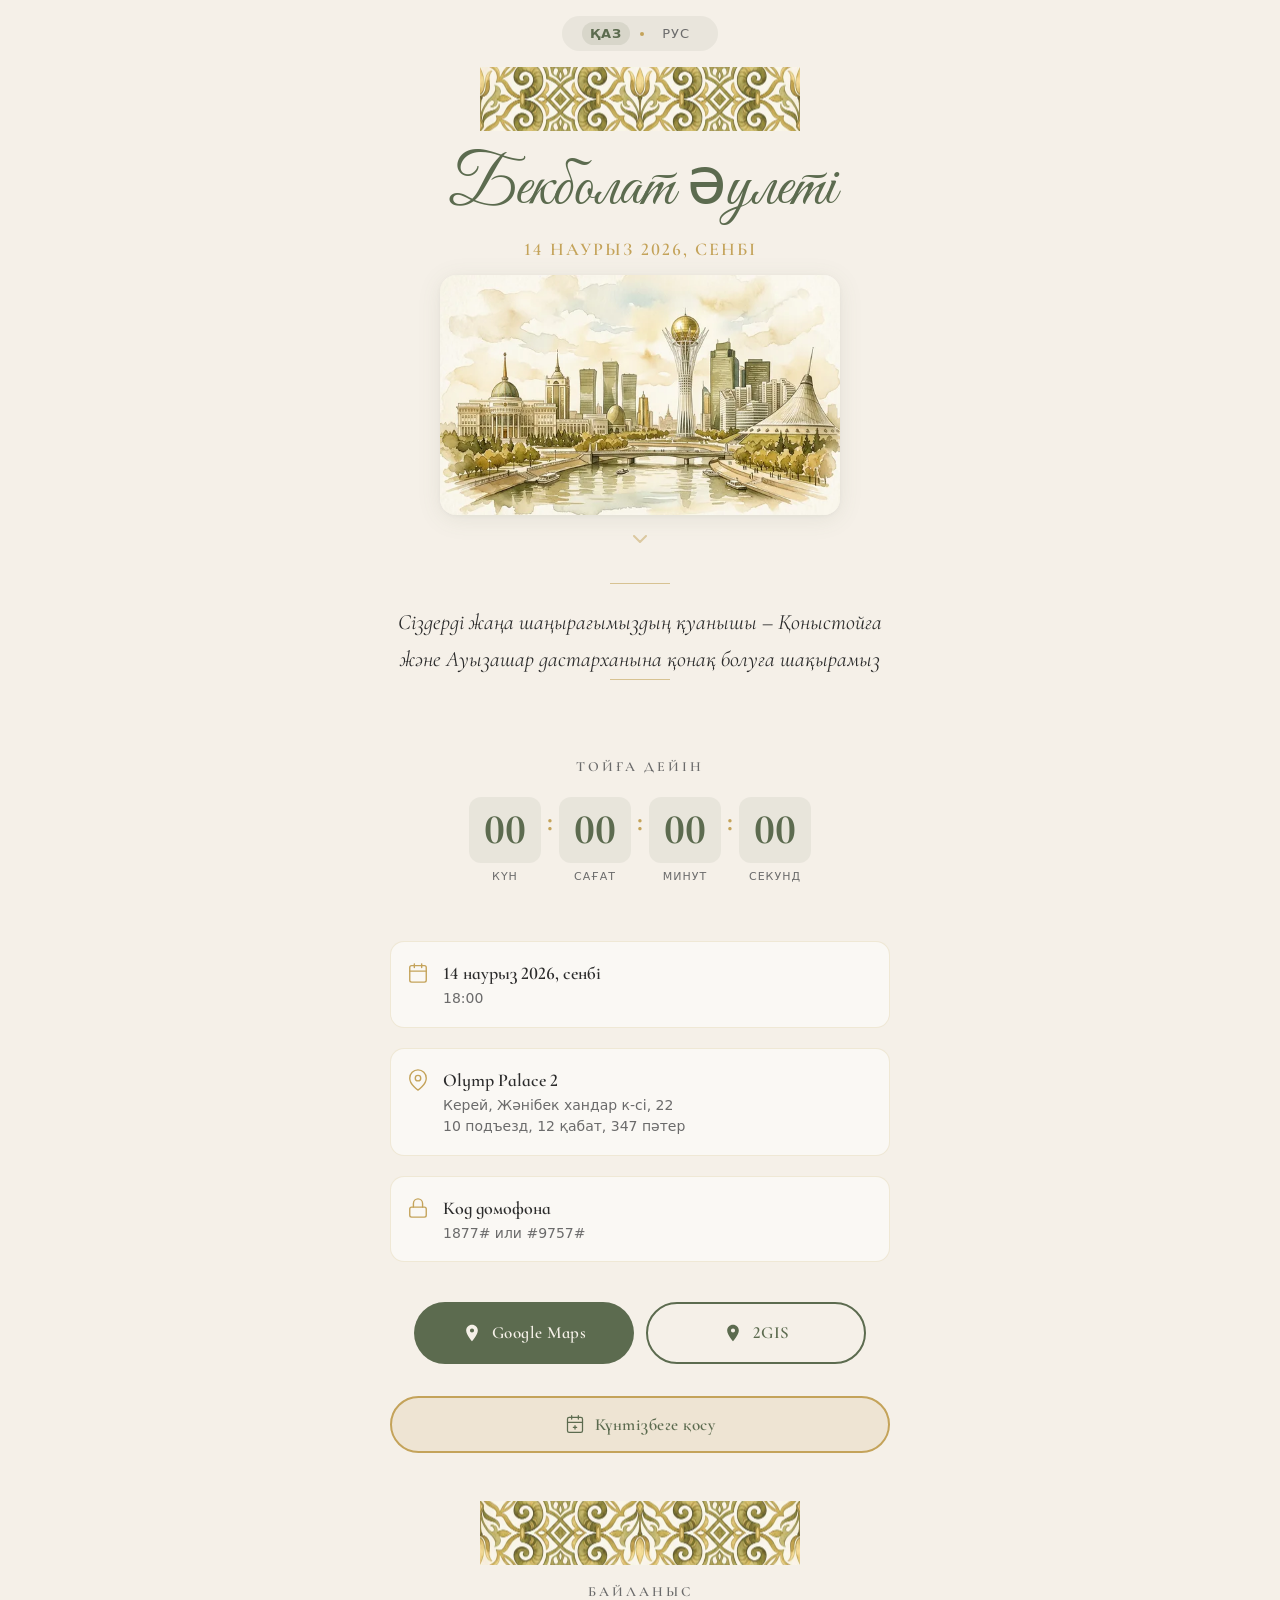
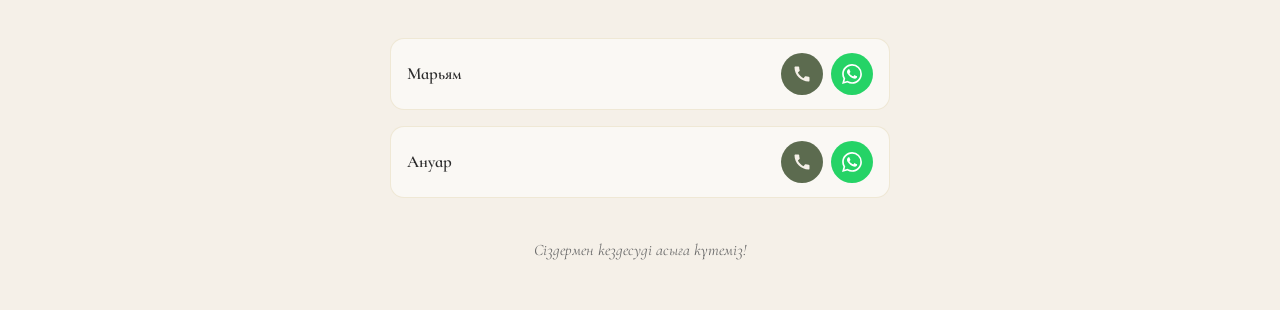
<file: index.html>
<!DOCTYPE html>
<html lang="kk">

<head>
    <meta charset="UTF-8">
    <meta name="viewport" content="width=device-width, initial-scale=1.0, viewport-fit=cover">
    <title>Қоныстой + Ауызашар | Бекболат әулеті</title>
    <meta name="description"
        content="Бекболат әулеті Сіздерді қоныстойға және ауызашарға қонақ болуға шақырады. 14 Наурыз 2026, Астана.">

    <!-- Open Graph -->
    <meta property="og:title" content="Қоныстой + Ауызашар | Бекболат әулеті">
    <meta property="og:description"
        content="Сіздерді қоныстойға және ауызашарға қонақ болуға шақырамыз! 14 Наурыз 2026.">
    <meta property="og:type" content="website">
    <meta property="og:url" content="https://ramadan-invite.web.app">
    <meta property="og:image" content="https://ramadan-invite.web.app/astana_watercolor.webp">
    <meta name="theme-color" content="#5C6B4F">

    <!-- Preload critical images -->
    <link rel="preload" as="image" type="image/webp" href="kazakh_ornament.webp">
    <link rel="preload" as="image" type="image/webp" href="astana_watercolor.webp">

    <!-- Fonts -->
    <link rel="preconnect" href="https://fonts.googleapis.com">
    <link rel="preconnect" href="https://fonts.gstatic.com" crossorigin>
    <link
        href="https://fonts.googleapis.com/css2?family=Cormorant+Infant:ital,wght@0,400;0,600;0,700;1,400&family=Great+Vibes&display=swap"
        rel="stylesheet">

    <link rel="stylesheet" href="style.css?v=3">
</head>

<body>
    <div class="page">
        <!-- Language Toggle -->
        <header class="header">
            <div class="lang-switch" role="radiogroup" aria-label="Тіл таңдау">
                <button class="lang-btn active" data-lang="kk" aria-pressed="true">ҚАЗ</button>
                <span class="lang-dot"></span>
                <button class="lang-btn" data-lang="ru" aria-pressed="false">РУС</button>
            </div>
        </header>

        <main>
            <!-- Ornament Top -->
            <div class="ornament anim" aria-hidden="true">
                <picture>
                    <source srcset="kazakh_ornament.webp" type="image/webp">
                    <img src="kazakh_ornament.png" alt="" class="ornament-img" loading="eager" width="560" height="112">
                </picture>
            </div>

            <!-- Hero -->
            <section class="hero anim">
                <h1 class="family-name" data-i18n="familyName">Бекболат әулеті</h1>
                <p class="hero-date" data-i18n="heroDate">14 Наурыз 2026, Сенбі</p>
            </section>

            <!-- Astana Illustration -->
            <div class="illustration anim" aria-hidden="true">
                <picture>
                    <source srcset="astana_watercolor.webp" type="image/webp">
                    <img src="astana_watercolor.png" alt="Астана акварелі" class="illustration-img" loading="eager"
                        width="800" height="480">
                </picture>
            </div>

            <!-- Scroll Hint -->
            <div class="scroll-hint anim" aria-hidden="true">
                <svg width="24" height="24" viewBox="0 0 24 24" fill="none" stroke="currentColor" stroke-width="2"
                    stroke-linecap="round" stroke-linejoin="round">
                    <polyline points="6 9 12 15 18 9" />
                </svg>
            </div>

            <!-- Invitation -->
            <section class="invitation anim">
                <div class="invite-line"></div>
                <p class="invite-text" data-i18n="inviteText">
                    Сіздерді жаңа шаңырағымыздың қуанышы – Қоныстойға және Ауызашар дастарханына қонақ болуға шақырамыз
                </p>
                <div class="invite-line"></div>
            </section>

            <!-- Countdown -->
            <section class="countdown anim">
                <h2 class="section-label" data-i18n="countdownLabel">тойға дейін</h2>
                <div class="timer" id="countdown">
                    <div class="timer-unit">
                        <span class="timer-value" id="cd-days">00</span>
                        <span class="timer-name" data-i18n="cdDays">күн</span>
                    </div>
                    <span class="timer-sep">:</span>
                    <div class="timer-unit">
                        <span class="timer-value" id="cd-hours">00</span>
                        <span class="timer-name" data-i18n="cdHours">сағат</span>
                    </div>
                    <span class="timer-sep">:</span>
                    <div class="timer-unit">
                        <span class="timer-value" id="cd-minutes">00</span>
                        <span class="timer-name" data-i18n="cdMins">минут</span>
                    </div>
                    <span class="timer-sep">:</span>
                    <div class="timer-unit">
                        <span class="timer-value" id="cd-seconds">00</span>
                        <span class="timer-name" data-i18n="cdSecs">секунд</span>
                    </div>
                </div>
            </section>

            <!-- Details -->
            <section class="details anim">
                <div class="detail-row">
                    <svg class="detail-icon" viewBox="0 0 24 24" fill="none" stroke="currentColor" stroke-width="1.5"
                        stroke-linecap="round" stroke-linejoin="round">
                        <rect x="3" y="4" width="18" height="18" rx="2" />
                        <line x1="16" y1="2" x2="16" y2="6" />
                        <line x1="8" y1="2" x2="8" y2="6" />
                        <line x1="3" y1="10" x2="21" y2="10" />
                    </svg>
                    <div>
                        <span class="detail-main" data-i18n="detailDate">14 наурыз 2026, сенбі</span>
                        <span class="detail-sub">18:00</span>
                    </div>
                </div>
                <div class="detail-row">
                    <svg class="detail-icon" viewBox="0 0 24 24" fill="none" stroke="currentColor" stroke-width="1.5"
                        stroke-linecap="round" stroke-linejoin="round">
                        <path d="M21 10c0 7-9 13-9 13s-9-6-9-13a9 9 0 0 1 18 0z" />
                        <circle cx="12" cy="10" r="3" />
                    </svg>
                    <div>
                        <span class="detail-main">Olymp Palace 2</span>
                        <span class="detail-sub" data-i18n="detailAddress">Керей, Жәнібек хандар к-сі, 22</span>
                        <span class="detail-sub" data-i18n="detailFloor">10 подъезд, 12 қабат, 347 пәтер</span>
                    </div>
                </div>
                <div class="detail-row">
                    <svg class="detail-icon" viewBox="0 0 24 24" fill="none" stroke="currentColor" stroke-width="1.5"
                        stroke-linecap="round" stroke-linejoin="round">
                        <rect x="3" y="11" width="18" height="11" rx="2" ry="2" />
                        <path d="M7 11V7a5 5 0 0 1 10 0v4" />
                    </svg>
                    <div>
                        <span class="detail-main" data-i18n="gateCodeMain">Код домофона</span>
                        <span class="detail-sub" data-i18n="gateCodeSub">1877# или #9757#</span>
                    </div>
                </div>
            </section>

            <!-- Map Buttons -->
            <section class="maps anim">
                <a href="https://maps.app.goo.gl/N97sVe6t6rmiMs5Y7" class="btn-map" target="_blank"
                    rel="noopener noreferrer">
                    <svg class="btn-icon" viewBox="0 0 24 24" fill="currentColor">
                        <path
                            d="M12 2C8.13 2 5 5.13 5 9c0 5.25 7 13 7 13s7-7.75 7-13c0-3.87-3.13-7-7-7zm0 9.5a2.5 2.5 0 0 1 0-5 2.5 2.5 0 0 1 0 5z" />
                    </svg>
                    Google Maps
                </a>
                <a href="https://go.2gis.com/QNugJ" class="btn-map btn-map--alt" target="_blank"
                    rel="noopener noreferrer">
                    <svg class="btn-icon" viewBox="0 0 24 24" fill="currentColor">
                        <path
                            d="M12 2C8.13 2 5 5.13 5 9c0 5.25 7 13 7 13s7-7.75 7-13c0-3.87-3.13-7-7-7zm0 9.5a2.5 2.5 0 0 1 0-5 2.5 2.5 0 0 1 0 5z" />
                    </svg>
                    2GIS
                </a>
            </section>

            <!-- Add to Calendar -->
            <section class="calendar-section anim">
                <button class="btn-calendar" id="addToCalendar">
                    <svg class="btn-icon" viewBox="0 0 24 24" fill="none" stroke="currentColor" stroke-width="1.5"
                        stroke-linecap="round" stroke-linejoin="round">
                        <rect x="3" y="4" width="18" height="18" rx="2" />
                        <line x1="16" y1="2" x2="16" y2="6" />
                        <line x1="8" y1="2" x2="8" y2="6" />
                        <line x1="3" y1="10" x2="21" y2="10" />
                        <line x1="12" y1="14" x2="12" y2="18" />
                        <line x1="10" y1="16" x2="14" y2="16" />
                    </svg>
                    <span data-i18n="addCalendar">Күнтізбеге қосу</span>
                </button>
            </section>

            <!-- Ornament Bottom -->
            <div class="ornament ornament--bottom anim" aria-hidden="true">
                <picture>
                    <source srcset="kazakh_ornament.webp" type="image/webp">
                    <img src="kazakh_ornament.png" alt="" class="ornament-img" loading="lazy" width="560" height="180">
                </picture>
            </div>

            <!-- Contact -->
            <section class="contacts anim">
                <h2 class="section-label" data-i18n="contactLabel">байланыс</h2>
                <div class="contact-card">
                    <span class="contact-name">Марьям</span>
                    <div class="contact-actions">
                        <a href="tel:+77028479086" class="contact-btn contact-btn--call" aria-label="Қоңырау Марьям">
                            <svg width="20" height="20" viewBox="0 0 24 24" fill="currentColor">
                                <path
                                    d="M20.01 15.38c-1.23 0-2.42-.2-3.53-.56a.977.977 0 0 0-1.01.24l-1.57 1.97c-2.83-1.35-5.48-3.9-6.89-6.83l1.95-1.66c.27-.28.35-.67.24-1.02-.37-1.11-.56-2.3-.56-3.53 0-.54-.45-.99-.99-.99H4.19C3.65 3 3 3.24 3 3.99 3 13.28 10.73 21 20.01 21c.71 0 .99-.63.99-1.18v-3.45c0-.54-.45-.99-.99-.99z" />
                            </svg>
                        </a>
                        <a href="https://wa.me/77028479086?text=%D0%A1%D3%99%D0%BB%D0%B5%D0%BC!"
                            class="contact-btn contact-btn--whatsapp" target="_blank" rel="noopener noreferrer"
                            aria-label="WhatsApp Марьям">
                            <svg width="20" height="20" viewBox="0 0 24 24" fill="currentColor">
                                <path
                                    d="M17.472 14.382c-.297-.149-1.758-.867-2.03-.967-.273-.099-.471-.148-.67.15-.197.297-.767.966-.94 1.164-.173.199-.347.223-.644.075-.297-.15-1.255-.463-2.39-1.475-.883-.788-1.48-1.761-1.653-2.059-.173-.297-.018-.458.13-.606.134-.133.298-.347.446-.52.149-.174.198-.298.298-.497.099-.198.05-.371-.025-.52-.075-.149-.669-1.612-.916-2.207-.242-.579-.487-.5-.669-.51-.173-.008-.371-.01-.57-.01-.198 0-.52.074-.792.372-.272.297-1.04 1.016-1.04 2.479 0 1.462 1.065 2.875 1.213 3.074.149.198 2.096 3.2 5.077 4.487.709.306 1.262.489 1.694.625.712.227 1.36.195 1.871.118.571-.085 1.758-.719 2.006-1.413.248-.694.248-1.289.173-1.413-.074-.124-.272-.198-.57-.347m-5.421 7.403h-.004a9.87 9.87 0 0 1-5.031-1.378l-.361-.214-3.741.982.998-3.648-.235-.374a9.86 9.86 0 0 1-1.51-5.26c.001-5.45 4.436-9.884 9.888-9.884 2.64 0 5.122 1.03 6.988 2.898a9.825 9.825 0 0 1 2.893 6.994c-.003 5.45-4.437 9.884-9.885 9.884m8.413-18.297A11.815 11.815 0 0 0 12.05 0C5.495 0 .16 5.335.157 11.892c0 2.096.547 4.142 1.588 5.945L.057 24l6.305-1.654a11.882 11.882 0 0 0 5.683 1.448h.005c6.554 0 11.89-5.335 11.893-11.893a11.821 11.821 0 0 0-3.48-8.413z" />
                            </svg>
                        </a>
                    </div>
                </div>
                <div class="contact-card">
                    <span class="contact-name">Ануар</span>
                    <div class="contact-actions">
                        <a href="tel:+77755227623" class="contact-btn contact-btn--call" aria-label="Қоңырау Ануар">
                            <svg width="20" height="20" viewBox="0 0 24 24" fill="currentColor">
                                <path
                                    d="M20.01 15.38c-1.23 0-2.42-.2-3.53-.56a.977.977 0 0 0-1.01.24l-1.57 1.97c-2.83-1.35-5.48-3.9-6.89-6.83l1.95-1.66c.27-.28.35-.67.24-1.02-.37-1.11-.56-2.3-.56-3.53 0-.54-.45-.99-.99-.99H4.19C3.65 3 3 3.24 3 3.99 3 13.28 10.73 21 20.01 21c.71 0 .99-.63.99-1.18v-3.45c0-.54-.45-.99-.99-.99z" />
                            </svg>
                        </a>
                        <a href="https://wa.me/77755227623?text=%D0%A1%D3%99%D0%BB%D0%B5%D0%BC!"
                            class="contact-btn contact-btn--whatsapp" target="_blank" rel="noopener noreferrer"
                            aria-label="WhatsApp Ануар">
                            <svg width="20" height="20" viewBox="0 0 24 24" fill="currentColor">
                                <path
                                    d="M17.472 14.382c-.297-.149-1.758-.867-2.03-.967-.273-.099-.471-.148-.67.15-.197.297-.767.966-.94 1.164-.173.199-.347.223-.644.075-.297-.15-1.255-.463-2.39-1.475-.883-.788-1.48-1.761-1.653-2.059-.173-.297-.018-.458.13-.606.134-.133.298-.347.446-.52.149-.174.198-.298.298-.497.099-.198.05-.371-.025-.52-.075-.149-.669-1.612-.916-2.207-.242-.579-.487-.5-.669-.51-.173-.008-.371-.01-.57-.01-.198 0-.52.074-.792.372-.272.297-1.04 1.016-1.04 2.479 0 1.462 1.065 2.875 1.213 3.074.149.198 2.096 3.2 5.077 4.487.709.306 1.262.489 1.694.625.712.227 1.36.195 1.871.118.571-.085 1.758-.719 2.006-1.413.248-.694.248-1.289.173-1.413-.074-.124-.272-.198-.57-.347m-5.421 7.403h-.004a9.87 9.87 0 0 1-5.031-1.378l-.361-.214-3.741.982.998-3.648-.235-.374a9.86 9.86 0 0 1-1.51-5.26c.001-5.45 4.436-9.884 9.888-9.884 2.64 0 5.122 1.03 6.988 2.898a9.825 9.825 0 0 1 2.893 6.994c-.003 5.45-4.437 9.884-9.885 9.884m8.413-18.297A11.815 11.815 0 0 0 12.05 0C5.495 0 .16 5.335.157 11.892c0 2.096.547 4.142 1.588 5.945L.057 24l6.305-1.654a11.882 11.882 0 0 0 5.683 1.448h.005c6.554 0 11.89-5.335 11.893-11.893a11.821 11.821 0 0 0-3.48-8.413z" />
                            </svg>
                        </a>
                    </div>
                </div>
            </section>

            <!-- Footer -->
            <footer class="footer anim">
                <p class="footer-text" data-i18n="footerText">Сіздермен кездесуді асыға күтеміз!</p>
            </footer>
        </main>
    </div>

    <script src="script.js?v=3" defer></script>
</body>

</html>
</file>
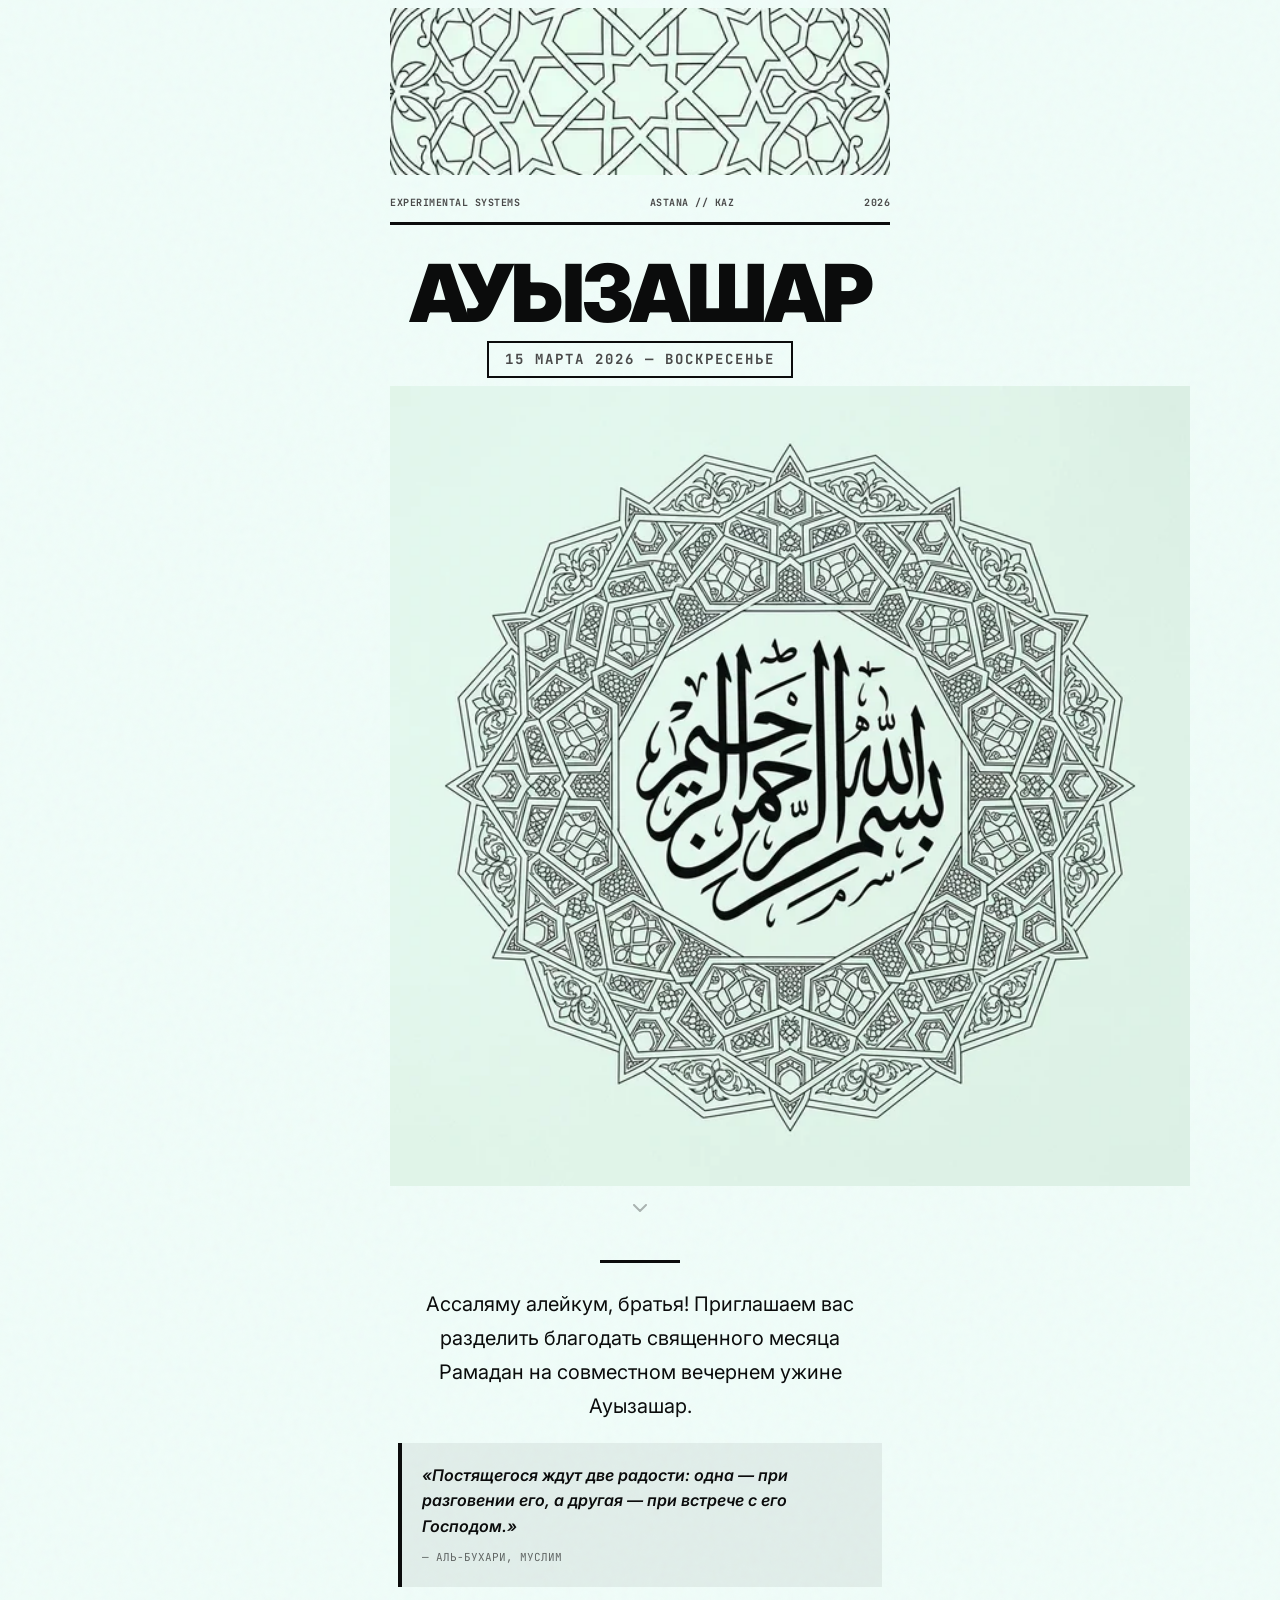
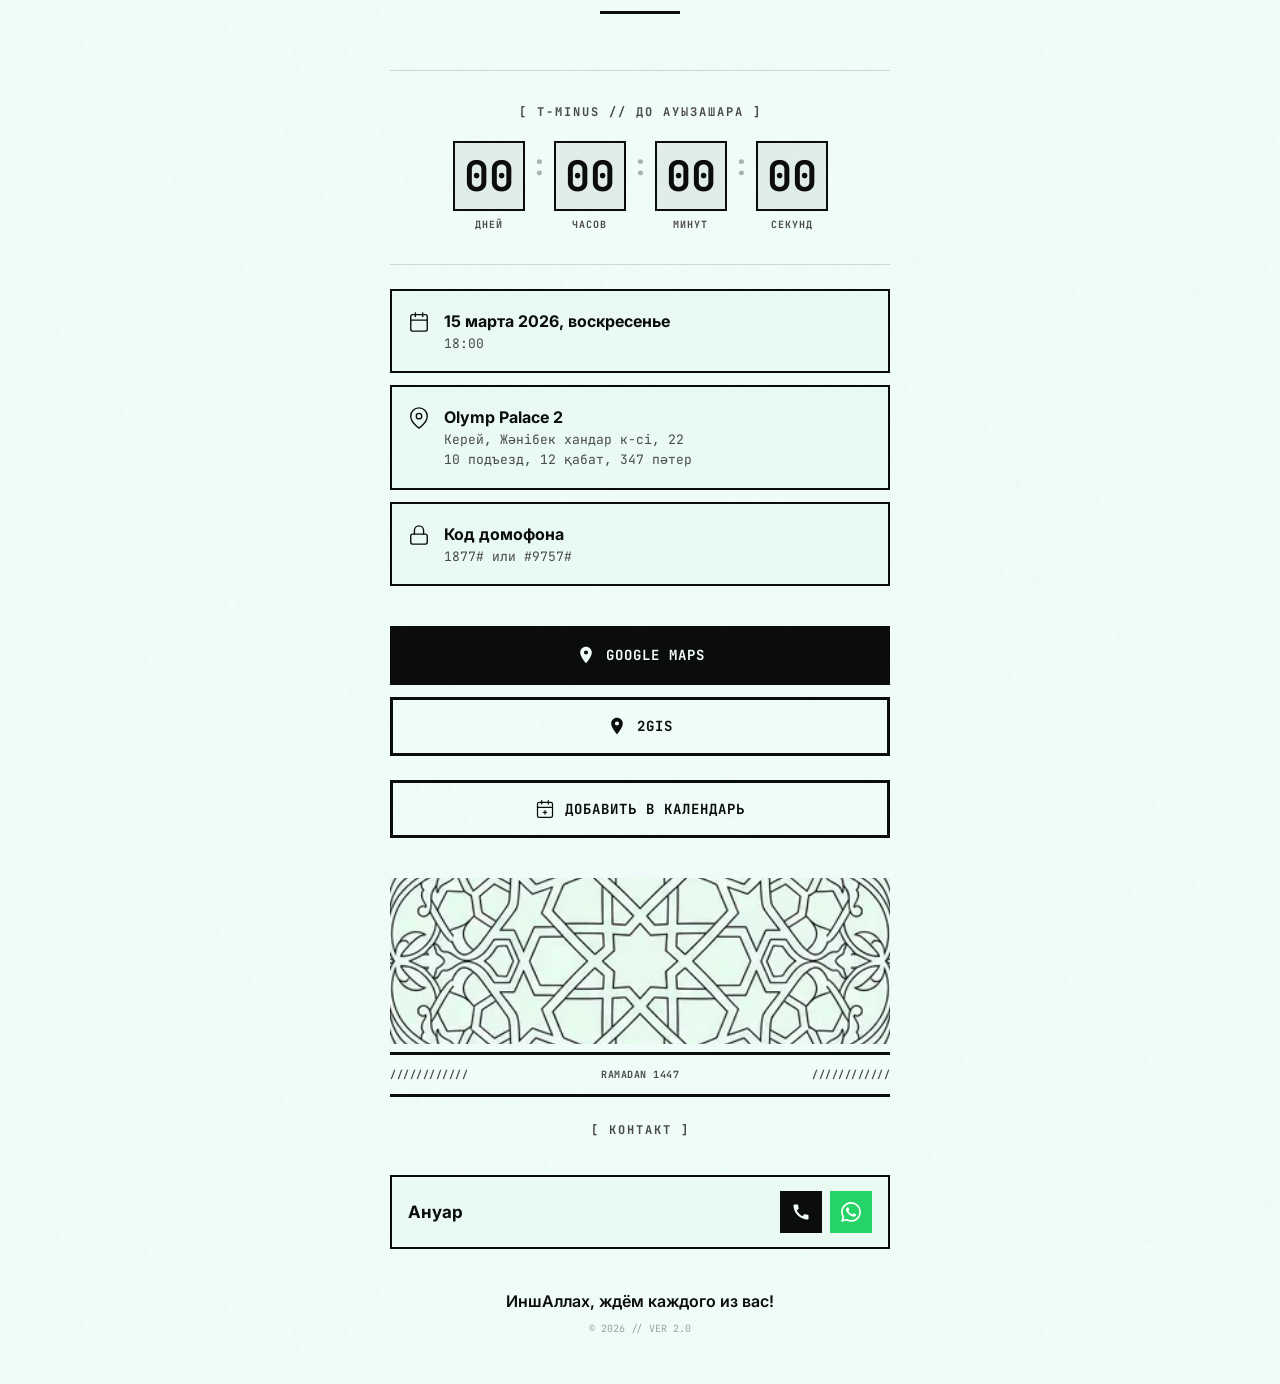
<file: ramadan-ahi.html>
<!DOCTYPE html>
<html lang="ru">

<head>
    <meta charset="UTF-8">
    <meta name="viewport" content="width=device-width, initial-scale=1.0, viewport-fit=cover">
    <title>Ауызашар | Братский ужин 15.03.2026</title>
    <meta name="description"
        content="Приглашаем братьев разделить благодать месяца Рамадан на вечернем ужине Ауызашар. 15 марта 2026, Астана.">

    <!-- Open Graph -->
    <meta property="og:title" content="Ауызашар | Братский ужин 15.03.2026">
    <meta property="og:description" content="Приглашаем братьев на совместный Ауызашар. 15 марта 2026, Астана.">
    <meta property="og:type" content="website">
    <meta name="theme-color" content="#0b0c0c">

    <!-- Fonts: Inter + JetBrains Mono -->
    <link rel="preconnect" href="https://fonts.googleapis.com">
    <link rel="preconnect" href="https://fonts.gstatic.com" crossorigin>
    <link
        href="https://fonts.googleapis.com/css2?family=Inter:wght@400;600;700;900&family=JetBrains+Mono:wght@400;700&display=swap"
        rel="stylesheet">

    <link rel="stylesheet" href="style-ahi.css">
</head>

<body>
    <div class="page">
        <main>
            <!-- Top Ornament (mirrors original kazakh_ornament) -->
            <div class="ornament anim" aria-hidden="true">
                <picture>
                    <source srcset="islamic_ornament.webp" type="image/webp">
                    <img class="ornament-img" src="islamic_ornament.webp" alt="Islamic Ornament Top" loading="eager"
                        width="1200" height="400">
                </picture>
            </div>
            <!-- Tech Label Bar -->
            <div class="top-bar anim" aria-hidden="true">
                <span class="bar-label">EXPERIMENTAL SYSTEMS</span>
                <span class="bar-label">ASTANA // KAZ</span>
                <span class="bar-label">2026</span>
            </div>

            <!-- Hero -->
            <section class="hero anim">
                <h1 class="title-main">Ауызашар</h1>
                <p class="hero-date">15 МАРТА 2026 — ВОСКРЕСЕНЬЕ</p>
            </section>

            <!-- Hero Illustration -->
            <div class="anim" aria-hidden="true">
                <picture>
                    <source srcset="hero-ahi.webp" type="image/webp">
                    <img class="hero-bismillah" src="hero-ahi.webp" alt="Bismillah Mandala" loading="eager" width="800"
                        height="800">
                </picture>
            </div>

            <!-- Scroll Hint -->
            <div class="scroll-hint anim" aria-hidden="true">
                <svg width="24" height="24" viewBox="0 0 24 24" fill="none" stroke="currentColor" stroke-width="2"
                    stroke-linecap="round" stroke-linejoin="round">
                    <polyline points="6 9 12 15 18 9" />
                </svg>
            </div>

            <!-- Invitation Text -->
            <section class="invitation anim">
                <div class="invite-line"></div>
                <p class="invite-text">
                    Ассаляму алейкум, братья! Приглашаем вас разделить благодать священного месяца Рамадан
                    на совместном вечернем ужине Ауызашар.
                </p>
                <blockquote class="hadith">
                    «Постящегося ждут две радости: одна — при разговении его, а другая — при встрече с его Господом.»
                    <cite>— аль-Бухари, Муслим</cite>
                </blockquote>
                <div class="invite-line"></div>
            </section>

            <!-- Countdown -->
            <section class="countdown anim">
                <h2 class="section-label">[ T-MINUS // ДО АУЫЗАШАРА ]</h2>
                <div class="timer" id="countdown">
                    <div class="timer-unit">
                        <span class="timer-value" id="cd-days">00</span>
                        <span class="timer-name">дней</span>
                    </div>
                    <span class="timer-sep">:</span>
                    <div class="timer-unit">
                        <span class="timer-value" id="cd-hours">00</span>
                        <span class="timer-name">часов</span>
                    </div>
                    <span class="timer-sep">:</span>
                    <div class="timer-unit">
                        <span class="timer-value" id="cd-minutes">00</span>
                        <span class="timer-name">минут</span>
                    </div>
                    <span class="timer-sep">:</span>
                    <div class="timer-unit">
                        <span class="timer-value" id="cd-seconds">00</span>
                        <span class="timer-name">секунд</span>
                    </div>
                </div>
            </section>

            <!-- Details -->
            <section class="details anim">
                <div class="detail-row">
                    <svg class="detail-icon" viewBox="0 0 24 24" fill="none" stroke="currentColor" stroke-width="1.5"
                        stroke-linecap="round" stroke-linejoin="round">
                        <rect x="3" y="4" width="18" height="18" rx="2" />
                        <line x1="16" y1="2" x2="16" y2="6" />
                        <line x1="8" y1="2" x2="8" y2="6" />
                        <line x1="3" y1="10" x2="21" y2="10" />
                    </svg>
                    <div>
                        <span class="detail-main">15 марта 2026, воскресенье</span>
                        <span class="detail-sub">18:00</span>
                    </div>
                </div>
                <div class="detail-row">
                    <svg class="detail-icon" viewBox="0 0 24 24" fill="none" stroke="currentColor" stroke-width="1.5"
                        stroke-linecap="round" stroke-linejoin="round">
                        <path d="M21 10c0 7-9 13-9 13s-9-6-9-13a9 9 0 0 1 18 0z" />
                        <circle cx="12" cy="10" r="3" />
                    </svg>
                    <div>
                        <span class="detail-main">Olymp Palace 2</span>
                        <span class="detail-sub">Керей, Жәнібек хандар к-сі, 22</span>
                        <span class="detail-sub">10 подъезд, 12 қабат, 347 пәтер</span>
                    </div>
                </div>
                <div class="detail-row">
                    <svg class="detail-icon" viewBox="0 0 24 24" fill="none" stroke="currentColor" stroke-width="1.5"
                        stroke-linecap="round" stroke-linejoin="round">
                        <rect x="3" y="11" width="18" height="11" rx="2" ry="2" />
                        <path d="M7 11V7a5 5 0 0 1 10 0v4" />
                    </svg>
                    <div>
                        <span class="detail-main">Код домофона</span>
                        <span class="detail-sub">1877# или #9757#</span>
                    </div>
                </div>
            </section>

            <!-- Map Buttons -->
            <section class="maps anim">
                <a href="https://maps.app.goo.gl/N97sVe6t6rmiMs5Y7" class="btn-map" target="_blank"
                    rel="noopener noreferrer">
                    <svg class="btn-icon" viewBox="0 0 24 24" fill="currentColor">
                        <path
                            d="M12 2C8.13 2 5 5.13 5 9c0 5.25 7 13 7 13s7-7.75 7-13c0-3.87-3.13-7-7-7zm0 9.5a2.5 2.5 0 0 1 0-5 2.5 2.5 0 0 1 0 5z" />
                    </svg>
                    GOOGLE MAPS
                </a>
                <a href="https://go.2gis.com/QNugJ" class="btn-map btn-map--alt" target="_blank"
                    rel="noopener noreferrer">
                    <svg class="btn-icon" viewBox="0 0 24 24" fill="currentColor">
                        <path
                            d="M12 2C8.13 2 5 5.13 5 9c0 5.25 7 13 7 13s7-7.75 7-13c0-3.87-3.13-7-7-7zm0 9.5a2.5 2.5 0 0 1 0-5 2.5 2.5 0 0 1 0 5z" />
                    </svg>
                    2GIS
                </a>
            </section>

            <!-- Add to Calendar -->
            <section class="calendar-section anim">
                <button class="btn-calendar" id="addToCalendar">
                    <svg class="btn-icon" viewBox="0 0 24 24" fill="none" stroke="currentColor" stroke-width="1.5"
                        stroke-linecap="round" stroke-linejoin="round">
                        <rect x="3" y="4" width="18" height="18" rx="2" />
                        <line x1="16" y1="2" x2="16" y2="6" />
                        <line x1="8" y1="2" x2="8" y2="6" />
                        <line x1="3" y1="10" x2="21" y2="10" />
                        <line x1="12" y1="14" x2="12" y2="18" />
                        <line x1="10" y1="16" x2="14" y2="16" />
                    </svg>
                    <span>Добавить в календарь</span>
                </button>
            </section>

            <!-- Bottom Ornament (mirrors original bottom ornament) -->
            <div class="ornament ornament--bottom anim" aria-hidden="true">
                <picture>
                    <source srcset="islamic_ornament.webp" type="image/webp">
                    <img class="ornament-img" src="islamic_ornament.webp" alt="Islamic Ornament Bottom" loading="lazy"
                        width="1200" height="400">
                </picture>
            </div>
            <!-- Tech Label Bar -->
            <div class="bottom-bar anim" aria-hidden="true">
                <span class="bar-label">////////////</span>
                <span class="bar-label">RAMADAN 1447</span>
                <span class="bar-label">////////////</span>
            </div>

            <!-- Contact -->
            <section class="contacts anim">
                <h2 class="section-label">[ КОНТАКТ ]</h2>
                <div class="contact-card">
                    <span class="contact-name">Ануар</span>
                    <div class="contact-actions">
                        <a href="tel:+77755227623" class="contact-btn contact-btn--call" aria-label="Позвонить Ануар">
                            <svg width="20" height="20" viewBox="0 0 24 24" fill="currentColor">
                                <path
                                    d="M20.01 15.38c-1.23 0-2.42-.2-3.53-.56a.977.977 0 0 0-1.01.24l-1.57 1.97c-2.83-1.35-5.48-3.9-6.89-6.83l1.95-1.66c.27-.28.35-.67.24-1.02-.37-1.11-.56-2.3-.56-3.53 0-.54-.45-.99-.99-.99H4.19C3.65 3 3 3.24 3 3.99 3 13.28 10.73 21 20.01 21c.71 0 .99-.63.99-1.18v-3.45c0-.54-.45-.99-.99-.99z" />
                            </svg>
                        </a>
                        <a href="https://wa.me/77755227623?text=%D0%A1%D3%99%D0%BB%D0%B5%D0%BC!"
                            class="contact-btn contact-btn--whatsapp" target="_blank" rel="noopener noreferrer"
                            aria-label="WhatsApp Ануар">
                            <svg width="20" height="20" viewBox="0 0 24 24" fill="currentColor">
                                <path
                                    d="M17.472 14.382c-.297-.149-1.758-.867-2.03-.967-.273-.099-.471-.148-.67.15-.197.297-.767.966-.94 1.164-.173.199-.347.223-.644.075-.297-.15-1.255-.463-2.39-1.475-.883-.788-1.48-1.761-1.653-2.059-.173-.297-.018-.458.13-.606.134-.133.298-.347.446-.52.149-.174.198-.298.298-.497.099-.198.05-.371-.025-.52-.075-.149-.669-1.612-.916-2.207-.242-.579-.487-.5-.669-.51-.173-.008-.371-.01-.57-.01-.198 0-.52.074-.792.372-.272.297-1.04 1.016-1.04 2.479 0 1.462 1.065 2.875 1.213 3.074.149.198 2.096 3.2 5.077 4.487.709.306 1.262.489 1.694.625.712.227 1.36.195 1.871.118.571-.085 1.758-.719 2.006-1.413.248-.694.248-1.289.173-1.413-.074-.124-.272-.198-.57-.347m-5.421 7.403h-.004a9.87 9.87 0 0 1-5.031-1.378l-.361-.214-3.741.982.998-3.648-.235-.374a9.86 9.86 0 0 1-1.51-5.26c.001-5.45 4.436-9.884 9.888-9.884 2.64 0 5.122 1.03 6.988 2.898a9.825 9.825 0 0 1 2.893 6.994c-.003 5.45-4.437 9.884-9.885 9.884m8.413-18.297A11.815 11.815 0 0 0 12.05 0C5.495 0 .16 5.335.157 11.892c0 2.096.547 4.142 1.588 5.945L.057 24l6.305-1.654a11.882 11.882 0 0 0 5.683 1.448h.005c6.554 0 11.89-5.335 11.893-11.893a11.821 11.821 0 0 0-3.48-8.413z" />
                            </svg>
                        </a>
                    </div>
                </div>
            </section>

            <!-- Footer -->
            <footer class="footer anim">
                <p class="footer-text">ИншАллах, ждём каждого из вас!</p>
                <p class="footer-credit">© 2026 // VER 2.0</p>
            </footer>
        </main>
    </div>

    <script src="ahi.js"></script>
</body>

</html>
</file>
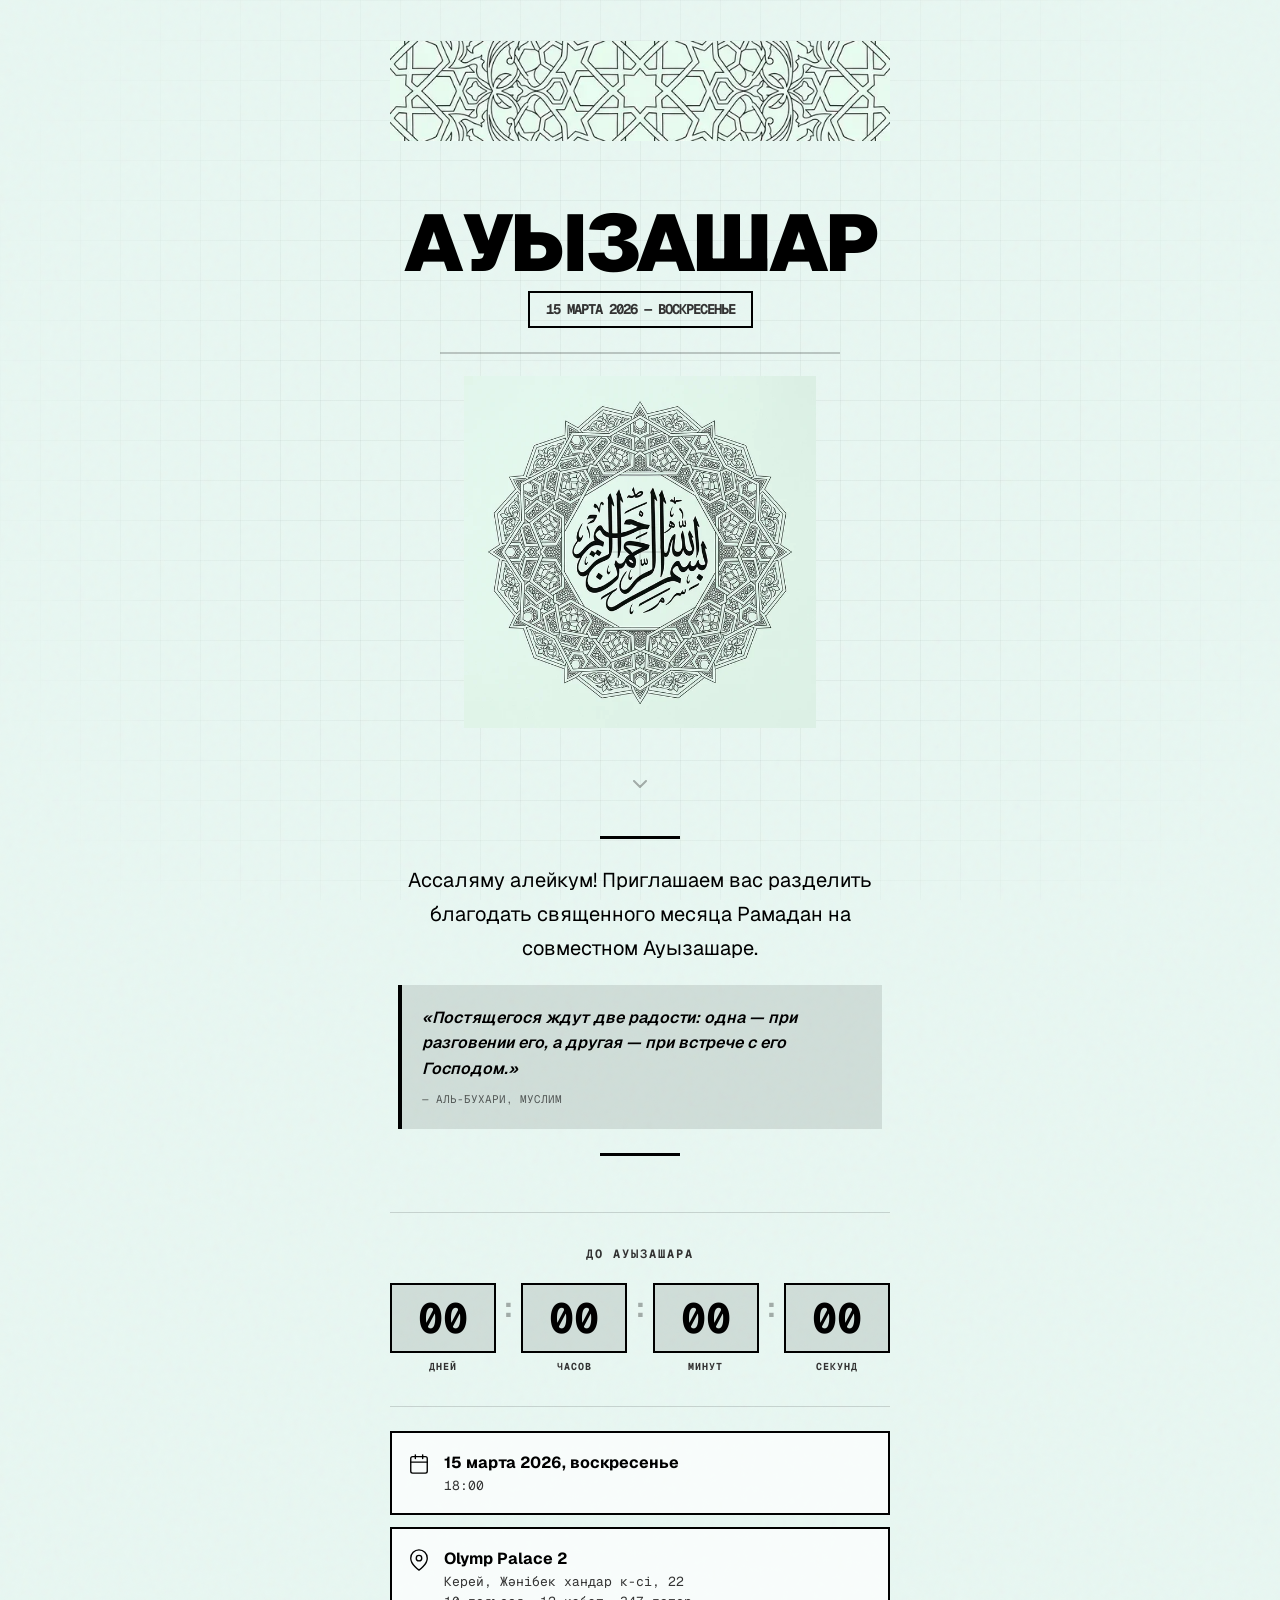
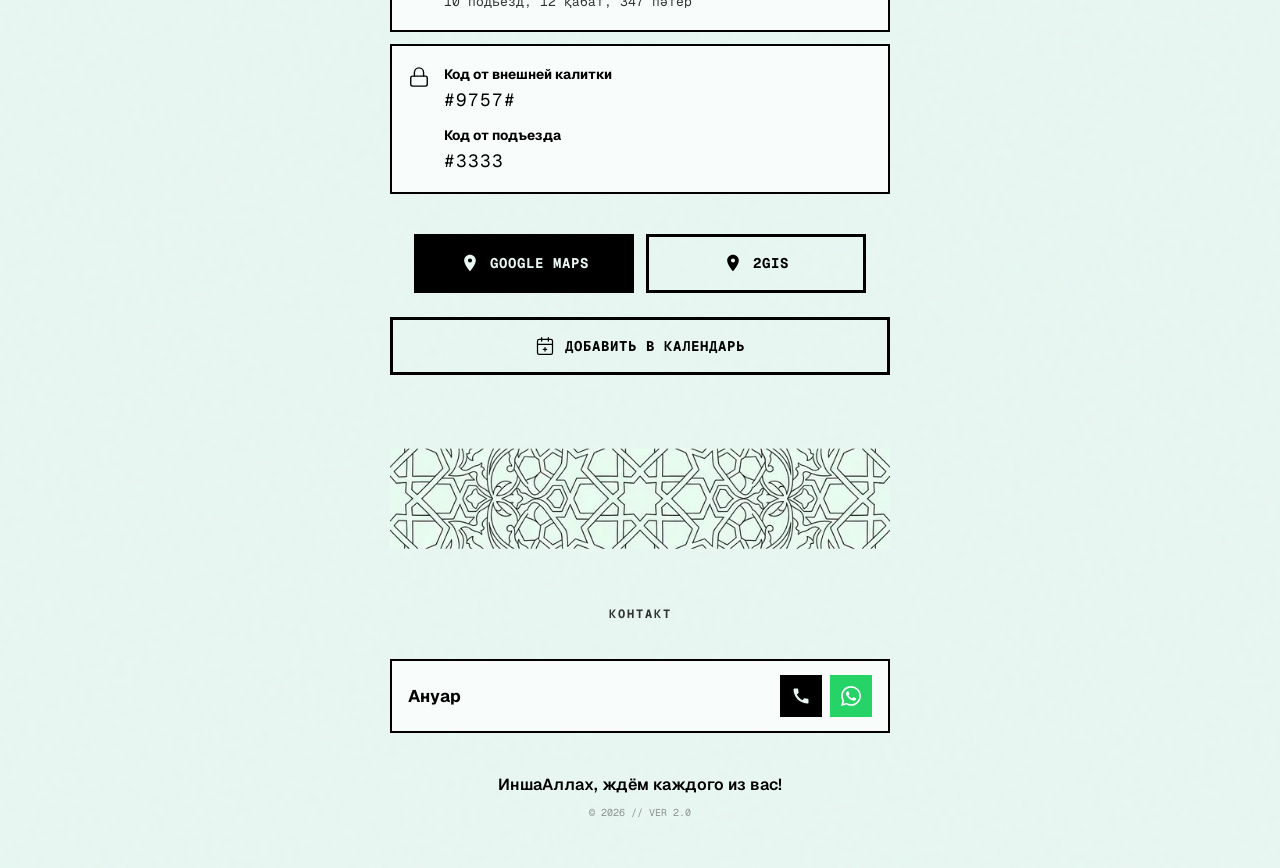
<file: ramadan-mubarak.html>
<!DOCTYPE html>
<html lang="ru">

<head>
    <meta charset="UTF-8">
    <meta name="viewport" content="width=device-width, initial-scale=1.0, viewport-fit=cover">
    <title>Ауызашар | 15.03.2026</title>
    <meta name="description"
        content="Приглашаем вас разделить благодать месяца Рамадан на совместном Ауызашаре. 15 марта 2026, Астана.">

    <!-- Open Graph -->
    <meta property="og:title" content="Ауызашар | 15.03.2026">
    <meta property="og:description" content="Приглашаем вас на совместный Ауызашар. 15 марта 2026, Астана.">
    <meta property="og:type" content="website">
    <meta property="og:url" content="https://ramadan-mubarak.web.app/ramadan-mubarak.html">
    <meta property="og:image" content="https://ramadan-mubarak.web.app/hero-ahi.webp">
    <meta name="theme-color" content="#0b0c0c">

    <!-- Fonts: Geist + Geist Mono -->
    <link rel="preconnect" href="https://fonts.googleapis.com">
    <link rel="preconnect" href="https://fonts.gstatic.com" crossorigin>
    <link
        href="https://fonts.googleapis.com/css2?family=Geist:wght@400;600;700;900&family=Geist+Mono:wght@400;700&display=swap"
        rel="stylesheet">

    <link rel="stylesheet" href="mubarak-theme.css">
</head>

<body>
    <!-- Global Decorative Grid Background -->
    <div class="global-grid"></div>

    <div class="page">
        <main>
            <!-- Top Ornament (mirrors original kazakh_ornament) -->
            <div class="ornament anim" aria-hidden="true">
                <picture>
                    <source srcset="islamic_ornament.webp" type="image/webp">
                    <img class="ornament-img" src="islamic_ornament.webp" alt="Islamic Ornament Top" loading="eager"
                        width="1200" height="400">
                </picture>
            </div>
            <!-- Tech Label Bar -->
            <!-- Tech Label Bar Removed -->

            <!-- Hero -->
            <section class="hero anim">
                <h1 class="title-main">Ауызашар</h1>
                <p class="hero-date">15 МАРТА 2026 — ВОСКРЕСЕНЬЕ</p>
            </section>

            <!-- Hero Illustration -->
            <div class="illustration anim" aria-hidden="true">
                <!-- HUD Corner Overlays -->
                <div class="hud-corners">
                    <div class="hud-corner top-left"></div>
                    <div class="hud-corner top-right"></div>
                    <div class="hud-corner bottom-left"></div>
                    <div class="hud-corner bottom-right"></div>
                </div>

                <!-- Crosshair -->
                <div class="hud-crosshair"></div>

                <picture>
                    <source srcset="hero-ahi.webp" type="image/webp">
                    <img class="illustration-img" src="hero-ahi.webp" alt="Bismillah Mandala" loading="eager"
                        width="800" height="800">
                </picture>
            </div>

            <!-- Scroll Hint -->
            <div class="scroll-hint anim" aria-hidden="true">
                <svg width="24" height="24" viewBox="0 0 24 24" fill="none" stroke="currentColor" stroke-width="2"
                    stroke-linecap="round" stroke-linejoin="round">
                    <polyline points="6 9 12 15 18 9" />
                </svg>
            </div>

            <!-- Invitation Text -->
            <section class="invitation anim">
                <div class="invite-line"></div>
                <p class="invite-text">
                    Ассаляму алейкум! Приглашаем вас разделить благодать священного месяца Рамадан
                    на совместном Ауызашаре.
                </p>
                <blockquote class="hadith">
                    «Постящегося ждут две радости: одна — при разговении его, а другая — при встрече с его Господом.»
                    <cite>— аль-Бухари, Муслим</cite>
                </blockquote>
                <div class="invite-line"></div>
            </section>

            <!-- Countdown -->
            <section class="countdown anim">
                <h2 class="section-label">ДО АУЫЗАШАРА</h2>
                <div class="timer" id="countdown">
                    <div class="timer-unit">
                        <span class="timer-value" id="cd-days">00</span>
                        <span class="timer-name">дней</span>
                    </div>
                    <span class="timer-sep">:</span>
                    <div class="timer-unit">
                        <span class="timer-value" id="cd-hours">00</span>
                        <span class="timer-name">часов</span>
                    </div>
                    <span class="timer-sep">:</span>
                    <div class="timer-unit">
                        <span class="timer-value" id="cd-minutes">00</span>
                        <span class="timer-name">минут</span>
                    </div>
                    <span class="timer-sep">:</span>
                    <div class="timer-unit">
                        <span class="timer-value" id="cd-seconds">00</span>
                        <span class="timer-name">секунд</span>
                    </div>
                </div>
            </section>

            <!-- Details -->
            <section class="details anim">
                <div class="detail-row">
                    <svg class="detail-icon" viewBox="0 0 24 24" fill="none" stroke="currentColor" stroke-width="1.5"
                        stroke-linecap="round" stroke-linejoin="round">
                        <rect x="3" y="4" width="18" height="18" rx="2" />
                        <line x1="16" y1="2" x2="16" y2="6" />
                        <line x1="8" y1="2" x2="8" y2="6" />
                        <line x1="3" y1="10" x2="21" y2="10" />
                    </svg>
                    <div>
                        <span class="detail-main">15 марта 2026, воскресенье</span>
                        <span class="detail-sub">18:00</span>
                    </div>
                </div>
                <div class="detail-row">
                    <svg class="detail-icon" viewBox="0 0 24 24" fill="none" stroke="currentColor" stroke-width="1.5"
                        stroke-linecap="round" stroke-linejoin="round">
                        <path d="M21 10c0 7-9 13-9 13s-9-6-9-13a9 9 0 0 1 18 0z" />
                        <circle cx="12" cy="10" r="3" />
                    </svg>
                    <div>
                        <span class="detail-main">Olymp Palace 2</span>
                        <span class="detail-sub">Керей, Жәнібек хандар к-сі, 22</span>
                        <span class="detail-sub">10 подъезд, 12 қабат, 347 пәтер</span>
                    </div>
                </div>
                <div class="detail-row">
                    <svg class="detail-icon" viewBox="0 0 24 24" fill="none" stroke="currentColor" stroke-width="1.5"
                        stroke-linecap="round" stroke-linejoin="round">
                        <rect x="3" y="11" width="18" height="11" rx="2" ry="2" />
                        <path d="M7 11V7a5 5 0 0 1 10 0v4" />
                    </svg>
                    <div style="display: flex; flex-direction: column; gap: 4px;">
                        <span class="detail-main" style="font-size: 0.85rem;">Код от внешней калитки</span>
                        <span class="detail-sub"
                            style="font-family: var(--ff-tech); font-size: 1.1rem; letter-spacing: 1px; color: var(--text);">#9757#</span>
                        <div style="margin-top: 4px;"></div>
                        <span class="detail-main" style="font-size: 0.85rem;">Код от подъезда</span>
                        <span class="detail-sub"
                            style="font-family: var(--ff-tech); font-size: 1.1rem; letter-spacing: 1px; color: var(--text);">#3333</span>
                    </div>
                </div>
            </section>

            <!-- Map Buttons -->
            <section class="maps anim">
                <a href="https://maps.app.goo.gl/N97sVe6t6rmiMs5Y7" class="btn-map" target="_blank"
                    rel="noopener noreferrer">
                    <svg class="btn-icon" viewBox="0 0 24 24" fill="currentColor">
                        <path
                            d="M12 2C8.13 2 5 5.13 5 9c0 5.25 7 13 7 13s7-7.75 7-13c0-3.87-3.13-7-7-7zm0 9.5a2.5 2.5 0 0 1 0-5 2.5 2.5 0 0 1 0 5z" />
                    </svg>
                    GOOGLE MAPS
                </a>
                <a href="https://go.2gis.com/QNugJ" class="btn-map btn-map--alt" target="_blank"
                    rel="noopener noreferrer">
                    <svg class="btn-icon" viewBox="0 0 24 24" fill="currentColor">
                        <path
                            d="M12 2C8.13 2 5 5.13 5 9c0 5.25 7 13 7 13s7-7.75 7-13c0-3.87-3.13-7-7-7zm0 9.5a2.5 2.5 0 0 1 0-5 2.5 2.5 0 0 1 0 5z" />
                    </svg>
                    2GIS
                </a>
            </section>

            <!-- Add to Calendar -->
            <section class="calendar-section anim">
                <button class="btn-calendar" id="addToCalendar">
                    <svg class="btn-icon" viewBox="0 0 24 24" fill="none" stroke="currentColor" stroke-width="1.5"
                        stroke-linecap="round" stroke-linejoin="round">
                        <rect x="3" y="4" width="18" height="18" rx="2" />
                        <line x1="16" y1="2" x2="16" y2="6" />
                        <line x1="8" y1="2" x2="8" y2="6" />
                        <line x1="3" y1="10" x2="21" y2="10" />
                        <line x1="12" y1="14" x2="12" y2="18" />
                        <line x1="10" y1="16" x2="14" y2="16" />
                    </svg>
                    <span>Добавить в календарь</span>
                </button>
            </section>

            <!-- Bottom Ornament (mirrors original bottom ornament) -->
            <div class="ornament ornament--bottom anim" aria-hidden="true">
                <picture>
                    <source srcset="islamic_ornament.webp" type="image/webp">
                    <img class="ornament-img" src="islamic_ornament.webp" alt="Islamic Ornament Bottom" loading="lazy"
                        width="1200" height="400">
                </picture>
            </div>
            <!-- Tech Label Bar -->
            <!-- Tech Label Bar Removed -->

            <!-- Contact -->
            <section class="contacts anim">
                <h2 class="section-label">КОНТАКТ</h2>
                <div class="contact-card">
                    <span class="contact-name">Ануар</span>
                    <div class="contact-actions">
                        <a href="tel:+77755227623" class="contact-btn contact-btn--call" aria-label="Позвонить Ануар">
                            <svg width="20" height="20" viewBox="0 0 24 24" fill="currentColor">
                                <path
                                    d="M20.01 15.38c-1.23 0-2.42-.2-3.53-.56a.977.977 0 0 0-1.01.24l-1.57 1.97c-2.83-1.35-5.48-3.9-6.89-6.83l1.95-1.66c.27-.28.35-.67.24-1.02-.37-1.11-.56-2.3-.56-3.53 0-.54-.45-.99-.99-.99H4.19C3.65 3 3 3.24 3 3.99 3 13.28 10.73 21 20.01 21c.71 0 .99-.63.99-1.18v-3.45c0-.54-.45-.99-.99-.99z" />
                            </svg>
                        </a>
                        <a href="https://wa.me/77755227623?text=Ассаляму%20алейкум%20ва%20рахматуллахи%20ва%20баракатух!"
                            class="contact-btn contact-btn--whatsapp" target="_blank" rel="noopener noreferrer"
                            aria-label="WhatsApp Ануар">
                            <svg width="20" height="20" viewBox="0 0 24 24" fill="currentColor">
                                <path
                                    d="M17.472 14.382c-.297-.149-1.758-.867-2.03-.967-.273-.099-.471-.148-.67.15-.197.297-.767.966-.94 1.164-.173.199-.347.223-.644.075-.297-.15-1.255-.463-2.39-1.475-.883-.788-1.48-1.761-1.653-2.059-.173-.297-.018-.458.13-.606.134-.133.298-.347.446-.52.149-.174.198-.298.298-.497.099-.198.05-.371-.025-.52-.075-.149-.669-1.612-.916-2.207-.242-.579-.487-.5-.669-.51-.173-.008-.371-.01-.57-.01-.198 0-.52.074-.792.372-.272.297-1.04 1.016-1.04 2.479 0 1.462 1.065 2.875 1.213 3.074.149.198 2.096 3.2 5.077 4.487.709.306 1.262.489 1.694.625.712.227 1.36.195 1.871.118.571-.085 1.758-.719 2.006-1.413.248-.694.248-1.289.173-1.413-.074-.124-.272-.198-.57-.347m-5.421 7.403h-.004a9.87 9.87 0 0 1-5.031-1.378l-.361-.214-3.741.982.998-3.648-.235-.374a9.86 9.86 0 0 1-1.51-5.26c.001-5.45 4.436-9.884 9.888-9.884 2.64 0 5.122 1.03 6.988 2.898a9.825 9.825 0 0 1 2.893 6.994c-.003 5.45-4.437 9.884-9.885 9.884m8.413-18.297A11.815 11.815 0 0 0 12.05 0C5.495 0 .16 5.335.157 11.892c0 2.096.547 4.142 1.588 5.945L.057 24l6.305-1.654a11.882 11.882 0 0 0 5.683 1.448h.005c6.554 0 11.89-5.335 11.893-11.893a11.821 11.821 0 0 0-3.48-8.413z" />
                            </svg>
                        </a>
                    </div>
                </div>
            </section>

            <!-- Footer -->
            <footer class="footer anim">
                <p class="footer-text">ИншаАллах, ждём каждого из вас!</p>
                <p class="footer-credit">© 2026 // VER 2.0</p>
            </footer>
        </main>
    </div>

    <script src="mubarak.js?v=3" defer></script>
</body>

</html>
</file>
<file: style.css>
/* ========================================
   Қоныстой + Ауызашар — Mobile-First CSS
   ======================================== */

/* Tokens */
:root {
    --bg: #F5F0E8;
    --bg-card: #FAF8F4;
    --olive: #5C6B4F;
    --olive-light: rgba(92, 107, 79, 0.08);
    --gold: #C4A35A;
    --gold-light: rgba(196, 163, 90, 0.15);
    --text: #2C2C2C;
    --text-muted: #6B6B6B;

    --ff-script: 'Great Vibes', cursive;
    --ff-serif: 'Cormorant Infant', serif;
    --ff-sans: system-ui, -apple-system, BlinkMacSystemFont, 'Segoe UI', Roboto, sans-serif;
}

/* Reset */
*,
*::before,
*::after {
    box-sizing: border-box;
    margin: 0;
    padding: 0;
}

svg:not(:root) {
    overflow: hidden;
    max-width: 100%;
}

html {
    scroll-behavior: smooth;
}

body {
    background: var(--bg);
    color: var(--text);
    font-family: var(--ff-sans);
    font-size: 16px;
    line-height: 1.5;
    -webkit-font-smoothing: antialiased;
    min-height: 100dvh;
    overflow-x: hidden;
    -webkit-overflow-scrolling: touch;
}

/* Page container — mobile-first narrow */
.page {
    max-width: 480px;
    margin: 0 auto;
    padding: 0 24px env(safe-area-inset-bottom, 0);
}

/* ---- Header / Lang Switch ---- */
.header {
    padding: 16px 0 8px;
    display: flex;
    justify-content: center;
}

.lang-switch {
    display: flex;
    align-items: center;
    gap: 10px;
    background: var(--olive-light);
    padding: 6px 20px;
    border-radius: 24px;
}

.lang-btn {
    background: none;
    border: none;
    cursor: pointer;
    font-family: var(--ff-sans);
    font-size: 13px;
    font-weight: 500;
    letter-spacing: 1px;
    color: var(--text-muted);
    padding: 4px 8px;
    border-radius: 12px;
    transition: color 0.3s, background 0.3s;
}

.lang-btn.active {
    color: var(--olive);
    font-weight: 700;
    background: rgba(92, 107, 79, 0.12);
}

.lang-dot {
    width: 4px;
    height: 4px;
    border-radius: 50%;
    background: var(--gold);
}

/* ---- Ornaments ---- */
.ornament {
    display: flex;
    justify-content: center;
    padding: 8px 0;
}

.ornament picture {
    display: block;
    width: 75%;
    max-width: 320px;
    aspect-ratio: 5 / 1;
    overflow: hidden;
    margin: 0 auto;
}

.ornament-img {
    width: 100%;
    height: 100%;
    object-fit: cover;
    object-position: center;
    opacity: 0.85;
    display: block;
}

.ornament--bottom {
    padding: 16px 0 8px;
}

.ornament--bottom .ornament-img {
    transform: scaleY(-1);
}

/* ---- Hero ---- */
.hero {
    text-align: center;
    padding: 12px 0 4px;
}

.family-name {
    font-family: var(--ff-script);
    font-size: clamp(40px, 10vw, 56px);
    font-weight: 400;
    color: var(--olive);
    line-height: 1.2;
    margin-bottom: 8px;
}

.hero-date {
    font-family: var(--ff-serif);
    font-size: 18px;
    font-weight: 600;
    letter-spacing: 2px;
    color: var(--gold);
    text-transform: uppercase;
}

/* ---- Illustration ---- */
.illustration {
    display: flex;
    justify-content: center;
    padding: 8px 0;
}

.illustration picture {
    display: block;
    width: 100%;
    max-width: 400px;
    aspect-ratio: 5 / 3;
    overflow: hidden;
    border-radius: 16px;
    box-shadow:
        0 4px 24px rgba(92, 107, 79, 0.1),
        0 1px 4px rgba(0, 0, 0, 0.04);
    margin: 0 auto;
}

.illustration-img {
    width: 100%;
    height: 100%;
    object-fit: cover;
    object-position: center 40%;
    display: block;
    touch-action: pan-y;
}

/* ---- Scroll Hint ---- */
.scroll-hint {
    display: flex;
    justify-content: center;
    padding: 4px 0 8px;
    animation: scrollBounce 2s ease-in-out infinite;
}

.scroll-hint svg {
    width: 24px;
    height: 24px;
    max-width: 24px;
    max-height: 24px;
    color: var(--gold);
    opacity: 0.5;
}

@keyframes scrollBounce {

    0%,
    100% {
        transform: translateY(0);
        opacity: 0.5;
    }

    50% {
        transform: translateY(6px);
        opacity: 0.9;
    }
}

/* ---- Invitation ---- */
.invitation {
    text-align: center;
    padding: 24px 8px;
}

.invite-line {
    width: 60px;
    height: 1px;
    background: var(--gold);
    margin: 0 auto 20px;
    opacity: 0.6;
}

.invite-text {
    font-family: var(--ff-serif);
    font-size: 19px;
    font-weight: 400;
    line-height: 1.7;
    color: var(--text);
    font-style: italic;
}

/* ---- Countdown ---- */
.countdown {
    text-align: center;
    padding: 32px 0;
}

.section-label {
    font-family: var(--ff-serif);
    font-size: 14px;
    font-weight: 600;
    letter-spacing: 3px;
    text-transform: uppercase;
    color: var(--text-muted);
    margin-bottom: 20px;
}

.timer {
    display: flex;
    justify-content: center;
    align-items: flex-start;
    gap: 6px;
}

.timer-unit {
    display: flex;
    flex-direction: column;
    align-items: center;
    min-width: 58px;
}

.timer-value {
    font-family: var(--ff-serif);
    font-size: 36px;
    font-weight: 700;
    color: var(--olive);
    line-height: 1;
    padding: 12px 8px;
    background: var(--olive-light);
    border-radius: 12px;
    min-width: 58px;
    display: block;
    text-align: center;
    transition: transform 0.2s cubic-bezier(0.34, 1.56, 0.64, 1), opacity 0.15s;
    will-change: transform, opacity;
}

.timer-value.pop {
    transform: scale(1.08);
    opacity: 0.5;
}

.timer-name {
    font-size: 11px;
    font-weight: 500;
    letter-spacing: 1px;
    text-transform: uppercase;
    color: var(--text-muted);
    margin-top: 6px;
}

.timer-sep {
    font-family: var(--ff-serif);
    font-size: 28px;
    font-weight: 700;
    color: var(--gold);
    padding-top: 10px;
    line-height: 1;
}

/* ---- Details ---- */
.details {
    padding: 24px 0;
    display: flex;
    flex-direction: column;
    gap: 20px;
}

.detail-row {
    display: flex;
    align-items: flex-start;
    gap: 14px;
    background: var(--bg-card);
    padding: 18px 16px;
    border-radius: 14px;
    border: 1px solid rgba(196, 163, 90, 0.2);
}

.detail-icon {
    width: 22px;
    height: 22px;
    color: var(--gold);
    flex-shrink: 0;
    margin-top: 2px;
}

.detail-row div {
    display: flex;
    flex-direction: column;
    gap: 2px;
}

.detail-main {
    font-family: var(--ff-serif);
    font-size: 18px;
    font-weight: 600;
    color: var(--text);
}

.detail-sub {
    font-size: 14px;
    color: var(--text-muted);
    line-height: 1.4;
}

/* ---- Map Buttons ---- */
.maps {
    padding: 16px 0 32px;
    display: flex;
    flex-direction: column;
    gap: 12px;
}

.btn-map {
    display: flex;
    align-items: center;
    justify-content: center;
    gap: 10px;
    padding: 16px 24px;
    border-radius: 50px;
    text-decoration: none;
    font-family: var(--ff-serif);
    font-size: 17px;
    font-weight: 600;
    letter-spacing: 0.5px;
    cursor: pointer;
    transition: transform 0.2s cubic-bezier(0.34, 1.56, 0.64, 1), box-shadow 0.2s;
    -webkit-tap-highlight-color: transparent;
}

.btn-map:first-child {
    background: var(--olive);
    color: #F5F0E8;
}

.btn-map--alt {
    background: transparent;
    color: var(--olive);
    border: 2px solid var(--olive);
}

.btn-icon {
    width: 20px;
    height: 20px;
    flex-shrink: 0;
}

.btn-map:active {
    transform: scale(0.97);
}

@media (hover: hover) {
    .btn-map:hover {
        transform: translateY(-2px);
        box-shadow: 0 6px 20px rgba(92, 107, 79, 0.2);
    }
}

/* ---- Calendar Button ---- */
.calendar-section {
    padding: 0 0 32px;
    display: flex;
    justify-content: center;
}

.btn-calendar {
    display: flex;
    align-items: center;
    justify-content: center;
    gap: 10px;
    width: 100%;
    padding: 16px 24px;
    border-radius: 50px;
    border: 2px solid var(--gold);
    background: var(--gold-light);
    color: var(--olive);
    font-family: var(--ff-serif);
    font-size: 17px;
    font-weight: 600;
    letter-spacing: 0.5px;
    cursor: pointer;
    transition: transform 0.2s cubic-bezier(0.34, 1.56, 0.64, 1), box-shadow 0.2s, background 0.2s;
    -webkit-tap-highlight-color: transparent;
}

.btn-calendar .btn-icon {
    width: 20px;
    height: 20px;
    flex-shrink: 0;
}

.btn-calendar:active {
    transform: scale(0.97);
}

@media (hover: hover) {
    .btn-calendar:hover {
        transform: translateY(-2px);
        box-shadow: 0 6px 20px rgba(196, 163, 90, 0.3);
        background: rgba(196, 163, 90, 0.25);
    }
}

/* ---- Contact Section ---- */
.contacts {
    padding: 8px 0 24px;
    display: flex;
    flex-direction: column;
    gap: 16px;
}

.contacts .section-label {
    text-align: center;
}

.contact-card {
    display: flex;
    align-items: center;
    gap: 12px;
    background: var(--bg-card);
    padding: 14px 16px;
    border-radius: 14px;
    border: 1px solid rgba(196, 163, 90, 0.2);
}

.contact-name {
    font-family: var(--ff-serif);
    font-size: 17px;
    font-weight: 600;
    color: var(--text);
    flex: 1;
}

.contact-actions {
    display: flex;
    gap: 8px;
}

.contact-btn {
    display: flex;
    align-items: center;
    justify-content: center;
    width: 42px;
    height: 42px;
    min-width: 42px;
    min-height: 42px;
    max-width: 42px;
    max-height: 42px;
    border-radius: 50%;
    border: none;
    cursor: pointer;
    text-decoration: none;
    overflow: hidden;
    transition: transform 0.2s cubic-bezier(0.34, 1.56, 0.64, 1);
    -webkit-tap-highlight-color: transparent;
}

.contact-btn svg {
    width: 20px !important;
    height: 20px !important;
    max-width: 20px !important;
    max-height: 20px !important;
    flex-shrink: 0;
}

.contact-btn--call {
    background: var(--olive);
    color: #F5F0E8;
}

.contact-btn--whatsapp {
    background: #25D366;
    color: #fff;
}

.contact-btn:active {
    transform: scale(0.9);
}



/* ---- Footer ---- */
.footer {
    text-align: center;
    padding: 16px 0 48px;
}

.footer-text {
    font-family: var(--ff-serif);
    font-size: 16px;
    font-style: italic;
    color: var(--text-muted);
}

/* ---- Scroll Animations ---- */
.anim {
    opacity: 0;
    transform: translateY(24px);
    transition: opacity 0.7s cubic-bezier(0.16, 1, 0.3, 1), transform 0.7s cubic-bezier(0.16, 1, 0.3, 1);
}

.anim.visible {
    opacity: 1;
    transform: translateY(0);
}

/* Staggered animation delays */
.anim:nth-child(2) {
    transition-delay: 0.08s;
}

.anim:nth-child(3) {
    transition-delay: 0.16s;
}

.anim:nth-child(4) {
    transition-delay: 0.24s;
}

/* ---- Tablet+ ---- */
@media (min-width: 600px) {
    .page {
        max-width: 580px;
        padding: 0 40px;
    }

    .family-name {
        font-size: 64px;
    }

    .invite-text {
        font-size: 22px;
    }

    .timer-value {
        font-size: 42px;
        min-width: 72px;
    }

    .maps {
        flex-direction: row;
        justify-content: center;
    }

    .btn-map {
        flex: 1;
        max-width: 220px;
    }
}

/* ---- Reduced Motion ---- */
@media (prefers-reduced-motion: reduce) {

    *,
    *::before,
    *::after {
        animation-duration: 0.01ms !important;
        transition-duration: 0.01ms !important;
    }

    .anim {
        opacity: 1;
        transform: none;
        transition: none;
    }

    .timer-value {
        transition: none;
    }
}
</file>
<file: style-ahi.css>
/* ========================================
   Ауызашар (Akhi) — Text Lab / Brutalist CSS
   Mirrors structure of style.css but with 
   Tech Spec design system
   ======================================== */

/* Tokens */
:root {
    --bg: #f0fdf9;
    --bg-card: #e8faf2;
    --accent: #0b0c0c;
    --accent-light: rgba(11, 12, 12, 0.06);
    --text: #0b0c0c;
    --text-muted: #4a4a4a;

    --ff-main: 'Inter', system-ui, -apple-system, BlinkMacSystemFont, 'Segoe UI', Roboto, sans-serif;
    --ff-tech: 'JetBrains Mono', 'Courier New', monospace;
}

/* Reset */
*,
*::before,
*::after {
    box-sizing: border-box;
    margin: 0;
    padding: 0;
}

svg:not(:root) {
    overflow: hidden;
    max-width: 100%;
}

html {
    scroll-behavior: smooth;
}

body {
    background: var(--bg);
    color: var(--text);
    font-family: var(--ff-main);
    font-size: 16px;
    line-height: 1.5;
    -webkit-font-smoothing: antialiased;
    min-height: 100dvh;
    overflow-x: hidden;
    -webkit-overflow-scrolling: touch;
    /* Subtle noise grain */
    background-image: url("data:image/svg+xml,%3Csvg viewBox='0 0 200 200' xmlns='http://www.w3.org/2000/svg'%3E%3Cfilter id='noiseFilter'%3E%3CfeTurbulence type='fractalNoise' baseFrequency='0.8' numOctaves='3' stitchTiles='stitch'/%3E%3C/filter%3E%3Crect width='100%25' height='100%25' filter='url(%23noiseFilter)' opacity='0.035'/%3E%3C/svg%3E");
}

/* Page container — mobile-first narrow */
.page {
    max-width: 480px;
    margin: 0 auto;
    padding: 0 24px env(safe-area-inset-bottom, 0);
}

/* ---- Top Bar (replaces ornament) ---- */
.top-bar {
    display: flex;
    justify-content: space-between;
    align-items: center;
    padding: 12px 0;
    border-bottom: 3px solid var(--accent);
    margin-bottom: 8px;
}

.bar-label {
    font-family: var(--ff-tech);
    font-size: 10px;
    font-weight: 700;
    text-transform: uppercase;
    letter-spacing: 0.05em;
    color: var(--text-muted);
}

/* ---- Ornament Strips (mirrors original kazakh_ornament) ---- */
.ornament {
    width: 100%;
    overflow: hidden;
    aspect-ratio: 3 / 1;
    margin: 8px 0;
}

.ornament-img {
    width: 100%;
    height: 100%;
    object-fit: cover;
    display: block;
    mix-blend-mode: multiply;
}

.ornament--bottom .ornament-img {
    transform: scaleY(-1);
}

/* ---- Hero ---- */
.hero {
    text-align: center;
    padding: 24px 0 8px;
}

.title-main {
    font-family: var(--ff-main);
    font-size: clamp(48px, 14vw, 72px);
    font-weight: 900;
    color: var(--accent);
    line-height: 0.9;
    letter-spacing: -0.04em;
    text-transform: uppercase;
    margin-bottom: 12px;
}

.hero-date {
    font-family: var(--ff-tech);
    font-size: 14px;
    font-weight: 700;
    letter-spacing: 2px;
    color: var(--text-muted);
    text-transform: uppercase;
    padding: 6px 16px;
    border: 2px solid var(--accent);
    display: inline-block;
}

/* ---- Illustration ---- */
.illustration {
    display: flex;
    justify-content: center;
    padding: 16px 0;
}

.illustration-img {
    width: 100%;
    max-width: 400px;
    height: auto;
    display: block;
    border: 3px solid var(--accent);
    mix-blend-mode: multiply;
}

/* ---- Scroll Hint ---- */
.scroll-hint {
    display: flex;
    justify-content: center;
    padding: 4px 0 8px;
    animation: scrollBounce 2s ease-in-out infinite;
}

.scroll-hint svg {
    width: 24px;
    height: 24px;
    max-width: 24px;
    max-height: 24px;
    color: var(--accent);
    opacity: 0.3;
}

@keyframes scrollBounce {

    0%,
    100% {
        transform: translateY(0);
        opacity: 0.3;
    }

    50% {
        transform: translateY(6px);
        opacity: 0.7;
    }
}

/* ---- Invitation Text ---- */
.invitation {
    text-align: center;
    padding: 32px 8px;
}

.invite-line {
    width: 80px;
    height: 3px;
    background: var(--accent);
    margin: 0 auto 24px;
}

.invite-text {
    font-family: var(--ff-main);
    font-size: 18px;
    font-weight: 400;
    line-height: 1.7;
    color: var(--text);
    margin-bottom: 20px;
}

.hadith {
    font-family: var(--ff-main);
    font-size: 16px;
    font-weight: 600;
    font-style: italic;
    line-height: 1.6;
    color: var(--text);
    padding: 20px;
    border-left: 4px solid var(--accent);
    text-align: left;
    background: var(--accent-light);
    margin: 0 0 24px;
}

.hadith cite {
    display: block;
    font-style: normal;
    font-weight: 400;
    font-family: var(--ff-tech);
    font-size: 11px;
    margin-top: 10px;
    opacity: 0.6;
    text-transform: uppercase;
}

/* ---- Countdown ---- */
.countdown {
    text-align: center;
    padding: 32px 0;
    border-top: 1px solid rgba(11, 12, 12, 0.15);
    border-bottom: 1px solid rgba(11, 12, 12, 0.15);
}

.section-label {
    font-family: var(--ff-tech);
    font-size: 12px;
    font-weight: 700;
    letter-spacing: 2px;
    text-transform: uppercase;
    color: var(--text-muted);
    margin-bottom: 20px;
}

.timer {
    display: flex;
    justify-content: center;
    align-items: flex-start;
    gap: 6px;
}

.timer-unit {
    display: flex;
    flex-direction: column;
    align-items: center;
    min-width: 58px;
}

.timer-value {
    font-family: var(--ff-tech);
    font-size: 36px;
    font-weight: 700;
    color: var(--accent);
    line-height: 1;
    padding: 12px 8px;
    background: var(--accent-light);
    border: 2px solid var(--accent);
    min-width: 58px;
    display: block;
    text-align: center;
    transition: transform 0.2s cubic-bezier(0.34, 1.56, 0.64, 1), opacity 0.15s;
    will-change: transform, opacity;
}

.timer-value.pop {
    transform: scale(1.08);
    opacity: 0.5;
}

.timer-name {
    font-family: var(--ff-tech);
    font-size: 10px;
    font-weight: 700;
    letter-spacing: 1px;
    text-transform: uppercase;
    color: var(--text-muted);
    margin-top: 6px;
}

.timer-sep {
    font-family: var(--ff-tech);
    font-size: 28px;
    font-weight: 700;
    color: var(--accent);
    padding-top: 10px;
    line-height: 1;
    opacity: 0.3;
}

/* ---- Details ---- */
.details {
    padding: 24px 0;
    display: flex;
    flex-direction: column;
    gap: 12px;
}

.detail-row {
    display: flex;
    align-items: flex-start;
    gap: 14px;
    background: var(--bg-card);
    padding: 18px 16px;
    border: 2px solid var(--accent);
}

.detail-icon {
    width: 22px;
    height: 22px;
    color: var(--accent);
    flex-shrink: 0;
    margin-top: 2px;
}

.detail-row div {
    display: flex;
    flex-direction: column;
    gap: 2px;
}

.detail-main {
    font-family: var(--ff-main);
    font-size: 16px;
    font-weight: 700;
    color: var(--text);
}

.detail-sub {
    font-family: var(--ff-tech);
    font-size: 13px;
    color: var(--text-muted);
    line-height: 1.4;
}

/* ---- Map Buttons ---- */
.maps {
    padding: 16px 0 24px;
    display: flex;
    flex-direction: column;
    gap: 12px;
}

.btn-map {
    display: flex;
    align-items: center;
    justify-content: center;
    gap: 10px;
    padding: 16px 24px;
    text-decoration: none;
    font-family: var(--ff-tech);
    font-size: 14px;
    font-weight: 700;
    letter-spacing: 1px;
    text-transform: uppercase;
    cursor: pointer;
    transition: transform 0.2s cubic-bezier(0.34, 1.56, 0.64, 1), box-shadow 0.2s;
    -webkit-tap-highlight-color: transparent;
    background: var(--accent);
    color: var(--bg);
    border: 3px solid var(--accent);
}

.btn-icon {
    width: 20px;
    height: 20px;
    flex-shrink: 0;
}

.btn-map:active {
    transform: scale(0.97);
}

@media (hover: hover) {
    .btn-map:hover {
        transform: translateY(-2px);
        box-shadow: 0 6px 20px rgba(11, 12, 12, 0.2);
    }
}

.btn-map--alt {
    background: transparent;
    color: var(--accent);
}

.btn-map--alt:active {
    background: var(--accent);
    color: var(--bg);
}

@media (hover: hover) {
    .btn-map--alt:hover {
        background: var(--accent);
        color: var(--bg);
        transform: translateY(-2px);
        box-shadow: 0 6px 20px rgba(11, 12, 12, 0.2);
    }
}

/* ---- Calendar Button ---- */
.calendar-section {
    padding: 0 0 32px;
    display: flex;
    justify-content: center;
}

.btn-calendar {
    display: flex;
    align-items: center;
    justify-content: center;
    gap: 10px;
    width: 100%;
    padding: 16px 24px;
    border: 3px solid var(--accent);
    background: transparent;
    color: var(--accent);
    font-family: var(--ff-tech);
    font-size: 14px;
    font-weight: 700;
    letter-spacing: 1px;
    text-transform: uppercase;
    cursor: pointer;
    transition: transform 0.2s cubic-bezier(0.34, 1.56, 0.64, 1), box-shadow 0.2s, background 0.2s;
    -webkit-tap-highlight-color: transparent;
}

.btn-calendar .btn-icon {
    width: 20px;
    height: 20px;
    flex-shrink: 0;
}

.btn-calendar:active {
    transform: scale(0.97);
}

@media (hover: hover) {
    .btn-calendar:hover {
        transform: translateY(-2px);
        background: var(--accent);
        color: var(--bg);
        box-shadow: 0 6px 20px rgba(11, 12, 12, 0.2);
    }
}

/* ---- Bottom Bar (replaces ornament) ---- */
.bottom-bar {
    display: flex;
    justify-content: space-between;
    align-items: center;
    padding: 12px 0;
    border-top: 3px solid var(--accent);
    border-bottom: 3px solid var(--accent);
    margin: 8px 0;
}

/* ---- Contact Section ---- */
.contacts {
    padding: 16px 0 24px;
    display: flex;
    flex-direction: column;
    gap: 16px;
}

.contacts .section-label {
    text-align: center;
}

.contact-card {
    display: flex;
    align-items: center;
    gap: 12px;
    background: var(--bg-card);
    padding: 14px 16px;
    border: 2px solid var(--accent);
}

.contact-name {
    font-family: var(--ff-main);
    font-size: 17px;
    font-weight: 700;
    color: var(--text);
    flex: 1;
}

.contact-actions {
    display: flex;
    gap: 8px;
}

.contact-btn {
    display: flex;
    align-items: center;
    justify-content: center;
    width: 42px;
    height: 42px;
    min-width: 42px;
    min-height: 42px;
    max-width: 42px;
    max-height: 42px;
    border: 2px solid var(--accent);
    cursor: pointer;
    text-decoration: none;
    overflow: hidden;
    transition: transform 0.2s cubic-bezier(0.34, 1.56, 0.64, 1);
    -webkit-tap-highlight-color: transparent;
}

.contact-btn svg {
    width: 20px !important;
    height: 20px !important;
    max-width: 20px !important;
    max-height: 20px !important;
    flex-shrink: 0;
}

.contact-btn--call {
    background: var(--accent);
    color: var(--bg);
}

.contact-btn--whatsapp {
    background: #25D366;
    color: #fff;
    border-color: #25D366;
}

.contact-btn:active {
    transform: scale(0.9);
}

/* ---- Footer ---- */
.footer {
    text-align: center;
    padding: 16px 0 48px;
}

.footer-text {
    font-family: var(--ff-main);
    font-size: 16px;
    font-weight: 600;
    color: var(--text);
    margin-bottom: 8px;
}

.footer-credit {
    font-family: var(--ff-tech);
    font-size: 10px;
    color: var(--text-muted);
    opacity: 0.5;
}

/* ---- Scroll Animations ---- */
.anim {
    opacity: 0;
    transform: translateY(30px);
    transition: opacity 0.8s cubic-bezier(0.16, 1, 0.3, 1), transform 0.8s cubic-bezier(0.16, 1, 0.3, 1);
}

.anim.visible {
    opacity: 1;
    transform: translateY(0);
}

/* Staggered animation delays */
.anim:nth-child(2) {
    transition-delay: 0.1s;
}

.anim:nth-child(3) {
    transition-delay: 0.2s;
}

.anim:nth-child(4) {
    transition-delay: 0.3s;
}

.anim:nth-child(5) {
    transition-delay: 0.4s;
}

/* ---- Hero Title Animation ---- */
.title-main {
    animation: titleReveal 1s cubic-bezier(0.16, 1, 0.3, 1) 0.3s both;
}

@keyframes titleReveal {
    from {
        opacity: 0;
        transform: translateY(20px) scale(0.95);
        letter-spacing: 0.1em;
    }

    to {
        opacity: 1;
        transform: translateY(0) scale(1);
        letter-spacing: -0.04em;
    }
}

/* Hero date label slide-in */
.hero-date {
    animation: slideIn 0.6s cubic-bezier(0.16, 1, 0.3, 1) 0.6s both;
}

@keyframes slideIn {
    from {
        opacity: 0;
        transform: translateX(-20px);
    }

    to {
        opacity: 1;
        transform: translateX(0);
    }
}

/* ---- Illustration Float ---- */
.illustration-img {
    animation: gentleFloat 6s ease-in-out infinite;
}

@keyframes gentleFloat {

    0%,
    100% {
        transform: translateY(0);
    }

    50% {
        transform: translateY(-6px);
    }
}

/* ---- Hadith Glow ---- */
.hadith {
    transition: border-color 0.4s, box-shadow 0.4s;
}

.hadith:hover {
    border-color: var(--accent);
    box-shadow: -4px 0 12px rgba(11, 12, 12, 0.08);
}

/* ---- Detail Rows Stagger ---- */
.detail-row {
    transition: transform 0.3s cubic-bezier(0.34, 1.56, 0.64, 1), box-shadow 0.3s;
}

@media (hover: hover) {
    .detail-row:hover {
        transform: translateX(4px);
        box-shadow: -4px 0 0 var(--accent);
    }
}

/* ---- Contact Card Hover ---- */
.contact-card {
    transition: transform 0.3s cubic-bezier(0.34, 1.56, 0.64, 1), box-shadow 0.3s;
}

@media (hover: hover) {
    .contact-card:hover {
        transform: translateX(4px);
        box-shadow: -4px 0 0 var(--accent);
    }
}

/* ---- Ornament Subtle Pulse ---- */
.ornament-img {
    animation: ornamentPulse 4s ease-in-out infinite alternate;
}

@keyframes ornamentPulse {
    from {
        opacity: 0.7;
    }

    to {
        opacity: 1;
    }
}

/* ---- Tablet+ ---- */
@media (min-width: 600px) {
    .page {
        max-width: 580px;
        padding: 0 40px;
    }

    .title-main {
        font-size: 80px;
    }

    .invite-text {
        font-size: 20px;
    }

    .timer-value {
        font-size: 42px;
        min-width: 72px;
    }
}

/* ---- Reduced Motion ---- */
@media (prefers-reduced-motion: reduce) {

    *,
    *::before,
    *::after {
        animation-duration: 0.01ms !important;
        transition-duration: 0.01ms !important;
    }

    .anim {
        opacity: 1;
        transform: none;
        transition: none;
    }

    .timer-value {
        transition: none;
    }
}
</file>
<file: mubarak-theme.css>
/* ========================================
   Ауызашар (Mubarak) — Text Lab / Brutalist CSS
   Mirrors structure of style.css but with 
   Tech Spec design system
   ======================================== */

/* Tokens */
:root {
    --bg: #e8f7f2;
    --bg-card: rgba(255, 255, 255, 0.7);
    --accent: #000000;
    --accent-light: rgba(0, 0, 0, 0.1);
    --text: #000000;
    --text-muted: #333333;
    --border: #000000;
    --olive: #000000;
    --gold: #000000;

    --ff-main: 'Geist', system-ui, sans-serif;
    --ff-tech: 'Geist Mono', monospace;
}

/* Reset */
*,
*::before,
*::after {
    box-sizing: border-box;
    margin: 0;
    padding: 0;
}

svg:not(:root) {
    overflow: hidden;
    max-width: 100%;
}

html {
    scroll-behavior: smooth;
}

body {
    background: var(--bg);
    color: var(--text);
    font-family: var(--ff-main);
    font-size: 16px;
    line-height: 1.5;
    -webkit-font-smoothing: antialiased;
    min-height: 100dvh;
    overflow-x: hidden;
    -webkit-overflow-scrolling: touch;
    /* Subtle noise grain */
    background-image: url("data:image/svg+xml,%3Csvg viewBox='0 0 200 200' xmlns='http://www.w3.org/2000/svg'%3E%3Cfilter id='noiseFilter'%3E%3CfeTurbulence type='fractalNoise' baseFrequency='0.8' numOctaves='3' stitchTiles='stitch'/%3E%3C/filter%3E%3Crect width='100%25' height='100%25' filter='url(%23noiseFilter)' opacity='0.035'/%3E%3C/svg%3E");
}

/* Page container — mobile-first narrow */
.page {
    max-width: 480px;
    margin: 0 auto;
    padding: 0 24px env(safe-area-inset-bottom, 0);
}

/* ---- Top Bar (replaces ornament) ---- */
.top-bar {
    display: flex;
    justify-content: space-between;
    flex-wrap: wrap;
    align-items: center;
    gap: 8px;
    padding: 12px 0;
    border-bottom: 3px solid var(--accent);
    margin-bottom: 8px;
}

.bar-label {
    font-family: var(--ff-tech);
    font-size: 10px;
    font-weight: 700;
    text-transform: uppercase;
    letter-spacing: -0.02em;
    color: var(--text-muted);
}

/* ---- Ornament Strips (mirrors original kazakh_ornament) ---- */
.ornament {
    width: 100%;
    overflow: hidden;
    aspect-ratio: 3 / 1;
    margin: 8px 0;
}

.ornament-img {
    width: 100%;
    height: 100%;
    object-fit: contain;
    object-position: center;
    display: block;
    mix-blend-mode: multiply;
}

.ornament--bottom .ornament-img {
    transform: scaleY(-1);
}

/* ---- Hero ---- */
.hero {
    text-align: center;
    padding: 24px 0 8px;
}

.title-main {
    font-family: var(--ff-main);
    font-size: clamp(48px, 14vw, 72px);
    font-weight: 900;
    color: var(--accent);
    line-height: 0.9;
    letter-spacing: -0.08em;
    text-transform: uppercase;
    margin-bottom: 12px;
}

.hero-date {
    font-family: var(--ff-tech);
    font-size: 14px;
    font-weight: 700;
    letter-spacing: -1px;
    color: var(--text-muted);
    text-transform: uppercase;
    padding: 6px 16px;
    border: 2px solid var(--accent);
    display: inline-block;
}

/* ---- Global Grid Backgound ---- */
.global-grid {
    position: fixed;
    inset: 0;
    pointer-events: none;
    z-index: -1;
    background-size: 40px 40px;
    background-image: linear-gradient(to right, rgba(11, 12, 12, 0.04) 1px, transparent 1px),
        linear-gradient(to bottom, rgba(11, 12, 12, 0.04) 1px, transparent 1px);
    mask-image: radial-gradient(circle at center, black 40%, transparent 90%);
    -webkit-mask-image: radial-gradient(circle at center, black 40%, transparent 90%);
}

/* blinking dot in Top Bar */
.pulse-dot {
    display: inline-block;
    width: 6px;
    height: 6px;
    background-color: var(--accent);
    border-radius: 50%;
    margin-right: 4px;
    vertical-align: middle;
    animation: flash 1.5s infinite;
}

@keyframes flash {

    0%,
    100% {
        opacity: 1;
    }

    50% {
        opacity: 0;
    }
}

/* ---- Illustration ---- */
.illustration {
    position: relative;
    max-width: 400px;
    margin: 16px auto;
    padding: 24px;
    display: flex;
    justify-content: center;
    align-items: center;
}

.illustration picture {
    display: flex;
    justify-content: center;
    width: 100%;
}

.illustration-img {
    width: 100%;
    height: auto;
    display: block;
    mix-blend-mode: multiply;
}

/* HUD Corners */
.hud-corners {
    position: absolute;
    inset: 0;
    pointer-events: none;
    z-index: 10;
}

.hud-corner {
    position: absolute;
    width: 24px;
    height: 24px;
    color: var(--accent);
    stroke-width: 2px;
    opacity: 0.8;
}

.hud-corner.top-left {
    top: 0;
    left: 0;
}

.hud-corner.top-right {
    top: 0;
    right: 0;
}

.hud-corner.bottom-left {
    bottom: 0;
    left: 0;
}

.hud-corner.bottom-right {
    bottom: 0;
    right: 0;
}

/* HUD Crosshair */
.hud-crosshair {
    position: absolute;
    top: 50%;
    left: 50%;
    width: 60px;
    height: 60px;
    transform: translate(-50%, -50%);
    pointer-events: none;
    z-index: 10;
    opacity: 0.2;
}

.hud-crosshair::before,
.hud-crosshair::after {
    content: '';
    position: absolute;
    background: var(--accent);
}

.hud-crosshair::before {
    top: 0;
    bottom: 0;
    left: 50%;
    width: 1px;
    transform: translateX(-50%);
}

.hud-crosshair::after {
    left: 0;
    right: 0;
    top: 50%;
    height: 1px;
    transform: translateY(-50%);
}

/* HUD Scanning Line */
.hud-corners::after {
    content: '';
    position: absolute;
    top: 0;
    left: 0;
    right: 0;
    height: 2px;
    background: var(--accent);
    opacity: 0.2;
    animation: scanLine 6s infinite linear;
}

@keyframes scanLine {
    0% {
        top: 0;
        opacity: 0;
    }

    5% {
        opacity: 0.6;
    }

    45% {
        opacity: 0.6;
    }

    50% {
        top: 100%;
        opacity: 0;
    }

    100% {
        top: 100%;
        opacity: 0;
    }
}

/* ---- Scroll Hint ---- */
.scroll-hint {
    display: flex;
    justify-content: center;
    padding: 4px 0 8px;
    animation: scrollBounce 2s ease-in-out infinite;
}

.scroll-hint svg {
    width: 24px;
    height: 24px;
    max-width: 24px;
    max-height: 24px;
    color: var(--accent);
    opacity: 0.3;
}

@keyframes scrollBounce {

    0%,
    100% {
        transform: translateY(0);
        opacity: 0.3;
    }

    50% {
        transform: translateY(6px);
        opacity: 0.7;
    }
}

/* ---- Invitation Text ---- */
.invitation {
    text-align: center;
    padding: 32px 8px;
}

.invite-line {
    width: 80px;
    height: 3px;
    background: var(--accent);
    margin: 0 auto 24px;
}

.invite-text {
    font-family: var(--ff-main);
    font-size: 18px;
    font-weight: 400;
    line-height: 1.7;
    color: var(--text);
    margin-bottom: 20px;
}

.hadith {
    font-family: var(--ff-main);
    font-size: 16px;
    font-weight: 600;
    font-style: italic;
    line-height: 1.6;
    color: var(--text);
    padding: 20px;
    border-left: 4px solid var(--accent);
    text-align: left;
    background: var(--accent-light);
    margin: 0 0 24px;
}

.hadith cite {
    display: block;
    font-style: normal;
    font-weight: 400;
    font-family: var(--ff-tech);
    font-size: 11px;
    margin-top: 10px;
    opacity: 0.6;
    text-transform: uppercase;
}

/* ---- Countdown ---- */
.countdown {
    text-align: center;
    padding: 32px 0;
    border-top: 1px solid rgba(11, 12, 12, 0.15);
    border-bottom: 1px solid rgba(11, 12, 12, 0.15);
}

.section-label {
    font-family: var(--ff-tech);
    font-size: 12px;
    font-weight: 700;
    letter-spacing: 2px;
    text-transform: uppercase;
    color: var(--text-muted);
    margin-bottom: 20px;
}

.timer {
    display: flex;
    justify-content: center;
    align-items: flex-start;
    gap: 4px;
    flex-wrap: nowrap;
}

.timer-unit {
    display: flex;
    flex-direction: column;
    align-items: center;
    flex: 1;
    min-width: 0;
}

.timer-value {
    font-family: var(--ff-tech);
    font-size: clamp(24px, 8vw, 36px);
    font-weight: 700;
    color: var(--accent);
    line-height: 1;
    padding: 12px 4px;
    background: var(--accent-light);
    border: 2px solid var(--accent);
    width: 100%;
    display: block;
    text-align: center;
    transition: transform 0.2s cubic-bezier(0.34, 1.56, 0.64, 1), opacity 0.15s;
    will-change: transform, opacity;
}

.timer-value.pop {
    transform: scale(1.08);
    opacity: 0.5;
}

.timer-name {
    font-family: var(--ff-tech);
    font-size: 10px;
    font-weight: 700;
    letter-spacing: 1px;
    text-transform: uppercase;
    color: var(--text-muted);
    margin-top: 6px;
}

.timer-sep {
    font-family: var(--ff-tech);
    font-size: clamp(20px, 6vw, 28px);
    font-weight: 700;
    color: var(--accent);
    padding-top: 10px;
    line-height: 1;
    opacity: 0.3;
}

/* ---- Details ---- */
.details {
    padding: 24px 0;
    display: flex;
    flex-direction: column;
    gap: 12px;
}

.detail-row {
    display: flex;
    align-items: flex-start;
    gap: 14px;
    background: var(--bg-card);
    padding: 18px 16px;
    border: 2px solid var(--accent);
}

.detail-icon {
    width: 22px;
    height: 22px;
    color: var(--accent);
    flex-shrink: 0;
    margin-top: 2px;
}

.detail-row div {
    display: flex;
    flex-direction: column;
    gap: 2px;
}

.detail-main {
    font-family: var(--ff-main);
    font-size: 16px;
    font-weight: 700;
    color: var(--text);
}

.detail-sub {
    font-family: var(--ff-tech);
    font-size: 13px;
    color: var(--text-muted);
    line-height: 1.4;
}

/* ---- Map Buttons ---- */
.maps {
    padding: 16px 0 24px;
    display: flex;
    flex-direction: column;
    gap: 12px;
}

.btn-map {
    display: flex;
    align-items: center;
    justify-content: center;
    gap: 10px;
    padding: 16px 24px;
    text-decoration: none;
    font-family: var(--ff-tech);
    font-size: 14px;
    font-weight: 700;
    letter-spacing: 1px;
    text-transform: uppercase;
    cursor: pointer;
    transition: transform 0.2s cubic-bezier(0.34, 1.56, 0.64, 1), box-shadow 0.2s;
    -webkit-tap-highlight-color: transparent;
    background: var(--accent);
    color: var(--bg);
    border: 3px solid var(--accent);
}

.btn-icon {
    width: 20px;
    height: 20px;
    flex-shrink: 0;
}

.btn-map:active {
    transform: scale(0.97);
}

@media (hover: hover) {
    .btn-map:hover {
        transform: translateY(-2px);
        box-shadow: 0 6px 20px rgba(11, 12, 12, 0.2);
    }
}

.btn-map--alt {
    background: transparent;
    color: var(--accent);
}

.btn-map--alt:active {
    background: var(--accent);
    color: var(--bg);
}

@media (hover: hover) {
    .btn-map--alt:hover {
        background: var(--accent);
        color: var(--bg);
        transform: translateY(-2px);
        box-shadow: 0 6px 20px rgba(11, 12, 12, 0.2);
    }
}

/* ---- Calendar Button ---- */
.calendar-section {
    padding: 0 0 32px;
    display: flex;
    justify-content: center;
}

.btn-calendar {
    display: flex;
    align-items: center;
    justify-content: center;
    gap: 10px;
    width: 100%;
    padding: 16px 24px;
    border: 3px solid var(--accent);
    background: transparent;
    color: var(--accent);
    font-family: var(--ff-tech);
    font-size: 14px;
    font-weight: 700;
    letter-spacing: 1px;
    text-transform: uppercase;
    cursor: pointer;
    transition: transform 0.2s cubic-bezier(0.34, 1.56, 0.64, 1), box-shadow 0.2s, background 0.2s;
    -webkit-tap-highlight-color: transparent;
}

.btn-calendar .btn-icon {
    width: 20px;
    height: 20px;
    flex-shrink: 0;
}

.btn-calendar:active {
    transform: scale(0.97);
}

@media (hover: hover) {
    .btn-calendar:hover {
        transform: translateY(-2px);
        background: var(--accent);
        color: var(--bg);
        box-shadow: 0 6px 20px rgba(11, 12, 12, 0.2);
    }
}

/* ---- Bottom Bar (replaces ornament) ---- */
.bottom-bar {
    display: flex;
    justify-content: space-between;
    align-items: center;
    padding: 12px 0;
    border-top: 3px solid var(--accent);
    border-bottom: 3px solid var(--accent);
    margin: 8px 0;
}

/* ---- Contact Section ---- */
.contacts {
    padding: 16px 0 24px;
    display: flex;
    flex-direction: column;
    gap: 16px;
}

.contacts .section-label {
    text-align: center;
}

.contact-card {
    display: flex;
    align-items: center;
    gap: 12px;
    background: var(--bg-card);
    padding: 14px 16px;
    border: 2px solid var(--accent);
}

.contact-name {
    font-family: var(--ff-main);
    font-size: 17px;
    font-weight: 700;
    color: var(--text);
    flex: 1;
}

.contact-actions {
    display: flex;
    gap: 8px;
}

.contact-btn {
    display: flex;
    align-items: center;
    justify-content: center;
    width: 42px;
    height: 42px;
    min-width: 42px;
    min-height: 42px;
    max-width: 42px;
    max-height: 42px;
    border: 2px solid var(--accent);
    cursor: pointer;
    text-decoration: none;
    overflow: hidden;
    transition: transform 0.2s cubic-bezier(0.34, 1.56, 0.64, 1);
    -webkit-tap-highlight-color: transparent;
}

.contact-btn svg {
    width: 20px !important;
    height: 20px !important;
    max-width: 20px !important;
    max-height: 20px !important;
    flex-shrink: 0;
}

.contact-btn--call {
    background: var(--accent);
    color: var(--bg);
}

.contact-btn--whatsapp {
    background: #25D366;
    color: #fff;
    border-color: #25D366;
}

.contact-btn:active {
    transform: scale(0.9);
}

/* ---- Footer ---- */
.footer {
    text-align: center;
    padding: 16px 0 48px;
}

.footer-text {
    font-family: var(--ff-main);
    font-size: 16px;
    font-weight: 600;
    color: var(--text);
    margin-bottom: 8px;
}

.footer-credit {
    font-family: var(--ff-tech);
    font-size: 10px;
    color: var(--text-muted);
    opacity: 0.5;
}

/* ---- Scroll Animations ---- */
.anim {
    opacity: 0;
    transform: translateY(30px);
    transition: opacity 0.8s cubic-bezier(0.16, 1, 0.3, 1), transform 0.8s cubic-bezier(0.16, 1, 0.3, 1);
}

.anim.visible {
    opacity: 1;
    transform: translateY(0);
}

/* Staggered animation delays */
.anim:nth-child(2) {
    transition-delay: 0.1s;
}

.anim:nth-child(3) {
    transition-delay: 0.2s;
}

.anim:nth-child(4) {
    transition-delay: 0.3s;
}

.anim:nth-child(5) {
    transition-delay: 0.4s;
}

/* ---- Hero Title Animation ---- */
.title-main {
    animation: titleReveal 1s cubic-bezier(0.16, 1, 0.3, 1) 0.3s both;
}

@keyframes titleReveal {
    from {
        opacity: 0;
        transform: translateY(20px) scale(0.95);
        letter-spacing: 0.1em;
    }

    to {
        opacity: 1;
        transform: translateY(0) scale(1);
        letter-spacing: -0.04em;
    }
}

/* Hero date label slide-in */
.hero-date {
    animation: slideIn 0.6s cubic-bezier(0.16, 1, 0.3, 1) 0.6s both;
}

@keyframes slideIn {
    from {
        opacity: 0;
        transform: translateX(-20px);
    }

    to {
        opacity: 1;
        transform: translateX(0);
    }
}

/* ---- Illustration Float ---- */
.illustration-img {
    animation: gentleFloat 6s ease-in-out infinite;
    mix-blend-mode: multiply;
}

@keyframes gentleFloat {

    0%,
    100% {
        transform: translateY(0);
    }

    50% {
        transform: translateY(-6px);
    }
}

/* ---- Hadith Glow ---- */
.hadith {
    transition: border-color 0.4s, box-shadow 0.4s;
}

.hadith:hover {
    border-color: var(--accent);
    box-shadow: -4px 0 12px rgba(11, 12, 12, 0.08);
}

/* ---- Detail Rows Stagger ---- */
.detail-row {
    transition: transform 0.3s cubic-bezier(0.34, 1.56, 0.64, 1), box-shadow 0.3s;
}

@media (hover: hover) {
    .detail-row:hover {
        transform: translateX(4px);
        box-shadow: -4px 0 0 var(--accent);
    }
}

/* ---- Contact Card Hover ---- */
.contact-card {
    transition: transform 0.3s cubic-bezier(0.34, 1.56, 0.64, 1), box-shadow 0.3s;
}

@media (hover: hover) {
    .contact-card:hover {
        transform: translateX(4px);
        box-shadow: -4px 0 0 var(--accent);
    }
}

/* ---- Ornament Subtle Pulse ---- */
.ornament-img {
    animation: ornamentPulse 4s ease-in-out infinite alternate;
}

@keyframes ornamentPulse {
    from {
        opacity: 0.7;
    }

    to {
        opacity: 1;
    }
}

/* ---- Tablet+ ---- */
@media (min-width: 600px) {
    .page {
        max-width: 580px;
        padding: 0 40px;
    }

    .title-main {
        font-size: 80px;
    }

    .invite-text {
        font-size: 20px;
    }

    .timer-value {
        font-size: 42px;
        min-width: 72px;
    }

    .maps {
        flex-direction: row;
        justify-content: center;
    }

    .btn-map {
        flex: 1;
        max-width: 220px;
    }
}

/* ---- Reduced Motion ---- */
@media (prefers-reduced-motion: reduce) {

    *,
    *::before,
    *::after {
        animation-duration: 0.01ms !important;
        transition-duration: 0.01ms !important;
    }

    .anim {
        opacity: 1;
        transform: none;
        transition: none;
    }

    .timer-value {
        transition: none;
    }
}
</file>
